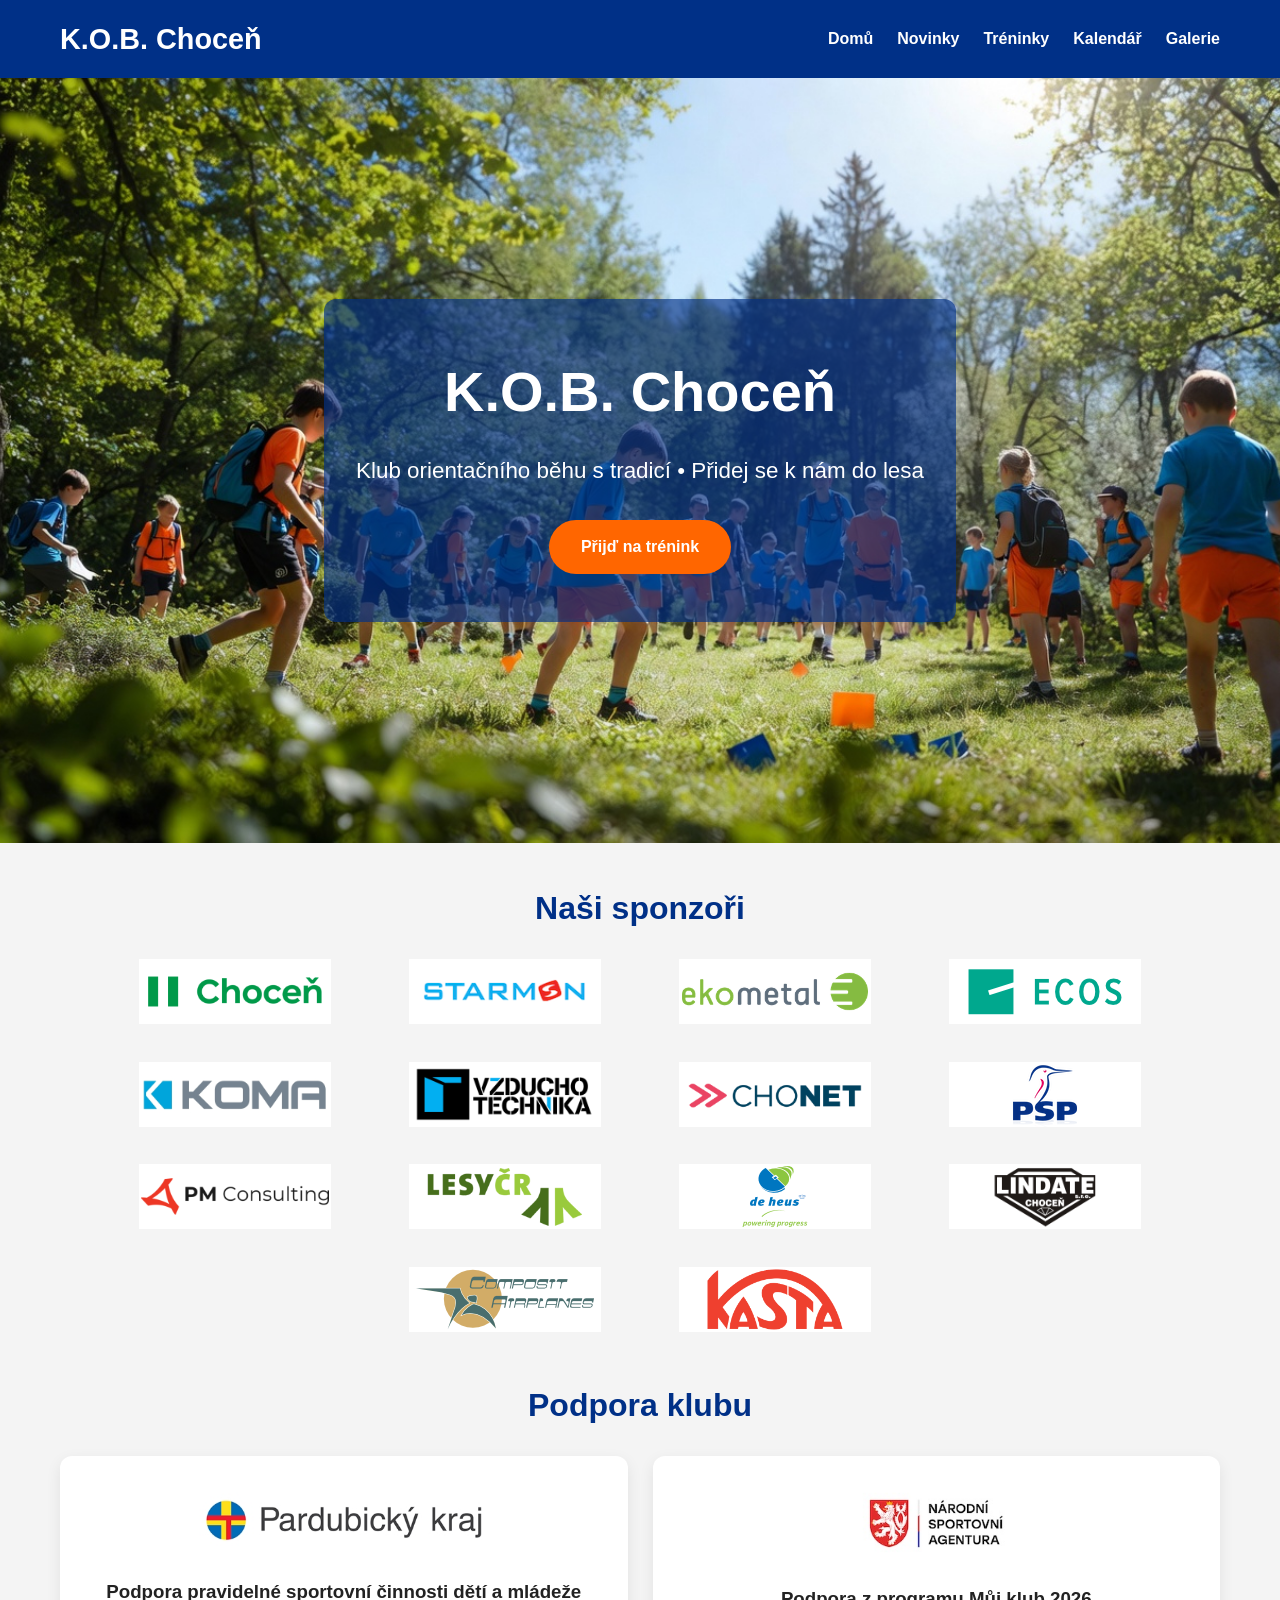
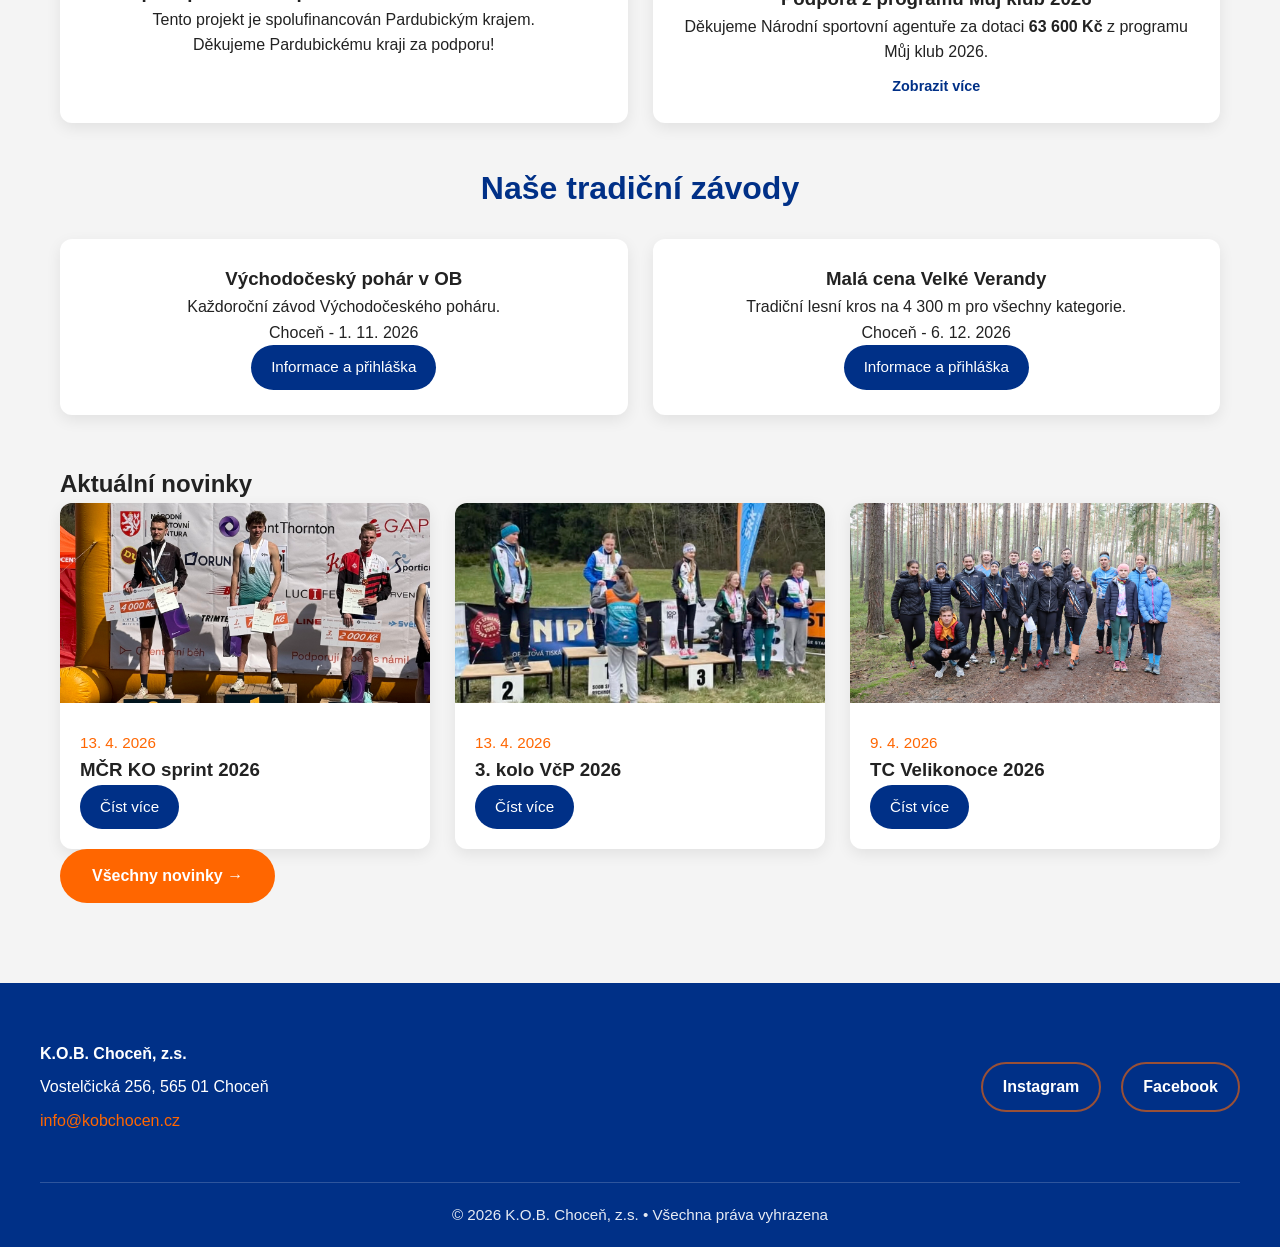
<file: index.html>
<!DOCTYPE html>
<html lang="cs">
<head>
    <meta charset="UTF-8">
    <meta name="viewport" content="width=device-width, initial-scale=1.0">
    <title>K.O.B. Choceň - Klub orientačního běhu</title>

    <!-- FAVICON -->
    <link rel="icon" href="favicon.ico" type="image/x-icon">
    <link rel="icon" href="favicon.svg" type="image/svg+xml">
    <link rel="apple-touch-icon" href="apple-touch-icon.png">
    <link rel="manifest" href="site.webmanifest">

    <link rel="stylesheet" href="style.css">
</head>
<body>
    <header>
        <nav>
            <div class="logo">K.O.B. Choceň</div>
            <ul>
                <li><a href="index.html">Domů</a></li>
                <li><a href="news.html">Novinky</a></li>
                <li><a href="treninky.html">Tréninky</a></li>
                <li><a href="events.html">Kalendář</a></li>
                <li><a href="gallery.html">Galerie</a></li>
            </ul>
        </nav>
    </header>

    <section class="hero">
        <div class="hero-overlay">
            <h1>K.O.B. Choceň</h1>
            <p>Klub orientačního běhu s tradicí • Přidej se k nám do lesa</p>
            <a href="treninky.html" class="btn">Přijď na trénink</a>
        </div>
    </section>

    <main>

        <!-- Infobox sponzoři -->
        <section class="infobox sponsors">
            <h2>Naši sponzoři</h2>
            <div class="sponsors-grid">
                <!-- Nahraď src svými logy a href odkazy -->
                <a href="http://www.chocen.cz/" target="_blank"><img src="images/sponzori/mestochocen.png" alt="Město Choceň"></a>
                <a href="https://www.starmon.cz/" target="_blank"><img src="images/sponzori/starmon.png" alt="Starmon"></a>
                <a href="https://www.ekometal.cz/" target="_blank"><img src="images/sponzori/ekometal.png" alt="Ekometal"></a>
                <a href="https://www.ecos.cz/" target="_blank"><img src="images/sponzori/ecos.png" alt="Ecos"></a>
                <a href="https://www.koma-vm.cz/" target="_blank"><img src="images/sponzori/koma.png" alt="Koma"></a>
                <a href="https://www.vzdchocen.cz/" target="_blank"><img src="images/sponzori/vzduchotechnika.png" alt="Vzduchotechnika"></a>
                <a href="https://www.chonet.cz/" target="_blank"><img src="images/sponzori/chonet.png" alt="Chonet"></a>
                <a href="https://www.pspizoterm.cz/" target="_blank"><img src="images/sponzori/psp.png" alt="PSP"></a>
                <a href="https://www.pmconsulting.cz/" target="_blank"><img src="images/sponzori/pmconsulting.png" alt="PM Consulting"></a>
                <a href="https://www.lesycr.cz/" target="_blank"><img src="images/sponzori/lesycr.png" alt="LesyČR"></a>
                <a href="https://www.deheus.cz/" target="_blank"><img src="images/sponzori/deheus.png" alt="DeHeus"></a>
                <a href="#" target="_blank"><img src="images/sponzori/lindate.png" alt="Lindate"></a>
                <a href="https://www.compositairplanes.cz/" target="_blank"><img src="images/sponzori/airplanes.png" alt="Composite"></a>
                <a href="https://www.kastachocen.cz/" target="_blank"><img src="images/sponzori/kasta.png" alt="Kasta"></a>
            </div>
        </section>

<!-- Granty a dotace -->
<section class="infobox grants">
    <h2>Podpora klubu</h2>
    <div class="grants-grid">
        
        <div class="grant-item pk-grant">
            <img src="images/sponzori/pardubicky-kraj-logo.jpg" 
                 alt="Pardubický kraj" 
                 class="pk-logo">
            <h3>Podpora pravidelné sportovní činnosti dětí a mládeže</h3>
            <p class="pk-text">
                Tento projekt je spolufinancován Pardubickým krajem.<br>
                Děkujeme Pardubickému kraji za podporu!
            </p>
        </div>

        <!-- Dotace NSA - Můj klub -->
        <div class="grant-item nsa-grant">
            <img src="images/sponzori/nsa_logo.jpg" 
                 alt="Můj klub - NSA" 
                 class="nsa-logo">
            <h3>Podpora z programu Můj klub 2026</h3>
            <p class="nsa-text">
                Děkujeme Národní sportovní agentuře za dotaci <strong>63 600 Kč</strong> z programu Můj klub 2026.
            </p>
            <details class="nsa-more">
                <summary>Zobrazit více</summary>
                <p class="nsa-text">
                    K.O.B. Choceň, zapsaný spolek obdržel v roce 2026 od Národní sportovní agentury z Výzvy 8/2026 Můj klub 2026 dotaci ve výši <strong>63 600 Kč</strong>.
                    Dotace bude využita na sportovní aktivity dětí a mládeže ve věku 4 až 19 let a na zabezpečení sportovní, tělovýchovné a organizační funkce příjemce dotace realizující sportovní aktivity dětí a mládeže ve věku od 4 do 19 let v souladu s platnými a registrovanými stanovami.
                    Za poskytnutou dotaci děkujeme, podpora od NSA je významnou složkou pro chod celého klubu.
                </p>
            </details>
        </div>

    </div>
</section>
        <!-- Tradiční závody -->
        <section class="infobox races">
            <h2>Naše tradiční závody</h2>
            <div class="races-grid">
                <div class="race-item">
                    <h3>Východočeský pohár v OB</h3>
                    <p>Každoroční závod Východočeského poháru.</p>
                    <p>Choceň - 1. 11. 2026</p>
                    <a href="https://oris.ceskyorientak.cz/Zavod?id=9582" class="btn-small">Informace a přihláška</a>
                </div>
                <div class="race-item">
                    <h3>Malá cena Velké Verandy</h3>
                    <p>Tradiční lesní kros na 4 300 m pro všechny kategorie.</p>
                    <p>Choceň - 6. 12. 2026</p>
                    <a href="https://www.mcvv.org" class="btn-small">Informace a přihláška</a>
                </div>
            </div>
        </section>

        <!-- Sekce novinek na hlavní stránce (3 poslední) -->
        <section class="home-news">
            <h2>Aktuální novinky</h2>
            <div class="news-grid" id="home-news-grid">
                <!-- JavaScript sem automaticky vloží 3 novinky -->
            </div>
            <a href="news.html" class="btn">Všechny novinky →</a>
        </section>
    </main>

<footer>
    <div class="footer-content">
        <div class="footer-info">
            <p><strong>K.O.B. Choceň, z.s.</strong></p>
            <p>Vostelčická 256, 565 01 Choceň</p>
            <p><a href="mailto:info@kobchocen.cz">info@kobchocen.cz</a></p>
        </div>
        
        <div class="footer-social">
            <a href="https://www.instagram.com/kob.chocen/" target="_blank" class="social-link">Instagram</a>
            <a href="https://www.facebook.com/kobchocen" target="_blank" class="social-link">Facebook</a>
        </div>
    </div>
    
    <div class="footer-bottom">
        <p>&copy; 2026 K.O.B. Choceň, z.s. • Všechna práva vyhrazena</p>
    </div>
</footer>

    <script src="script.js"></script>
</body>
</html>
</file>
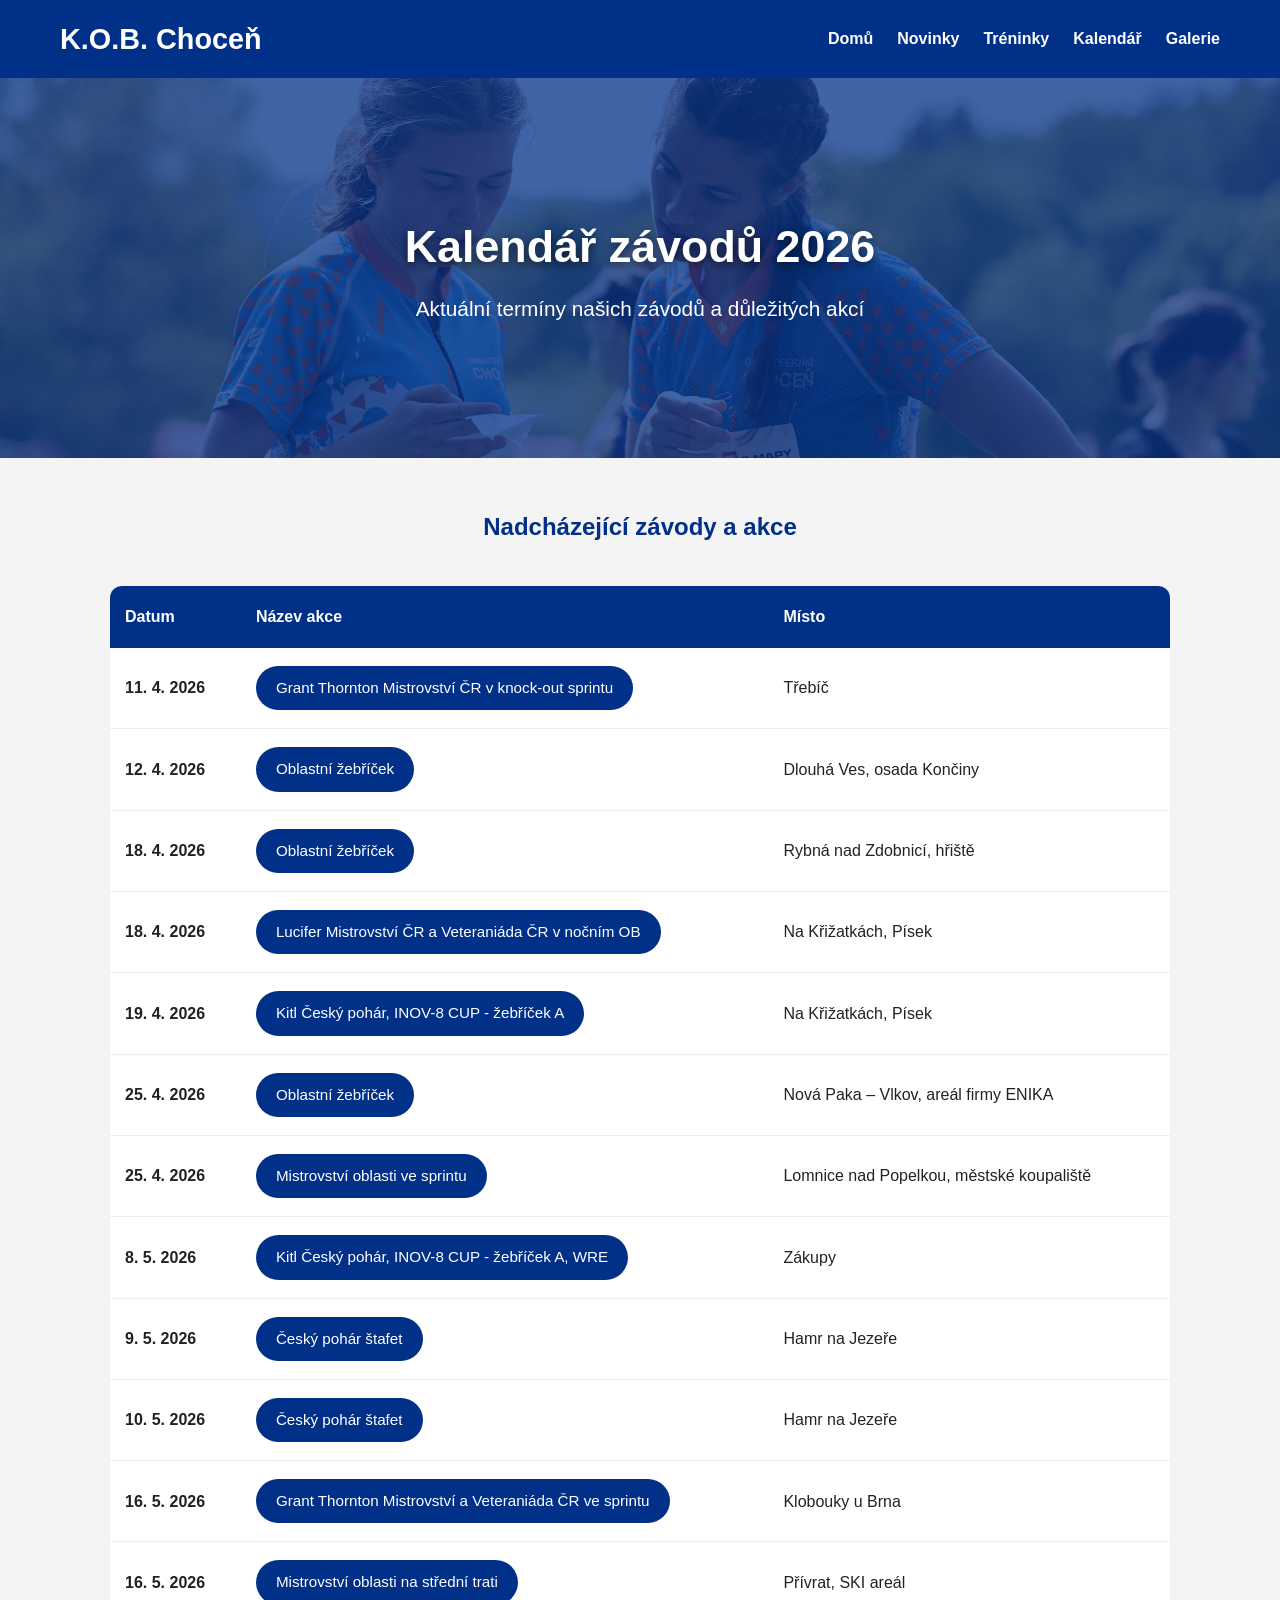
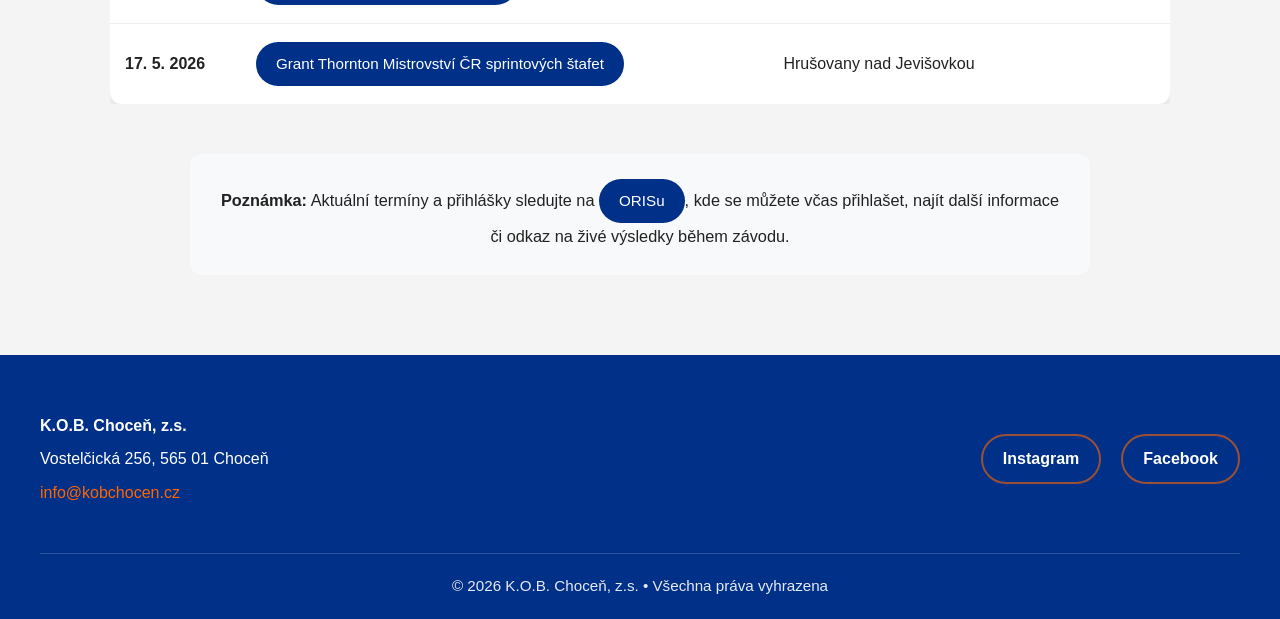
<file: events.html>
<!DOCTYPE html>
<html lang="cs">
<head>
    <meta charset="UTF-8">
    <meta name="viewport" content="width=device-width, initial-scale=1.0">
    <title>Kalendář závodů - K.O.B. Choceň</title>

    <!-- FAVICON -->
    <link rel="icon" href="favicon.ico" type="image/x-icon">
    <link rel="icon" href="favicon.svg" type="image/svg+xml">
    <link rel="apple-touch-icon" href="apple-touch-icon.png">
    <link rel="manifest" href="site.webmanifest">

    <link rel="stylesheet" href="style.css">
</head>
<body>
    <header>
        <nav>
            <div class="logo">K.O.B. Choceň</div>
            <ul>
                <li><a href="index.html">Domů</a></li>
                <li><a href="news.html">Novinky</a></li>
                <li><a href="treninky.html">Tréninky</a></li>
                <li><a href="events.html">Kalendář</a></li>
                <li><a href="gallery.html">Galerie</a></li>
            </ul>
        </nav>
    </header>

    <!-- Hero sekce -->
    <section class="events-hero">
        <div class="events-hero-overlay">
            <h1>Kalendář závodů 2026</h1>
            <p>Aktuální termíny našich závodů a důležitých akcí</p>
        </div>
    </section>

    <main class="page-content">
        <h2 class="section-title">Nadcházející závody a akce</h2>

        <div class="events-table-container">
            <table class="events-table">
                <thead>
                    <tr>
                        <th>Datum</th>
                        <th>Název akce</th>
                        <th>Místo</th>
                    </tr>
                </thead>
                <tbody>
                    <tr>
                        <td><strong>11. 4. 2026</strong></td>
                        <td><a href="https://oris.ceskyorientak.cz/Zavod?id=9400" class="btn-small">Grant Thornton Mistrovství ČR v knock-out sprintu</a></td>
                        <td>Třebíč</td>
                    </tr>
                    <tr>
                        <td><strong>12. 4. 2026</strong></td>
                        <td><a href="https://oris.ceskyorientak.cz/Zavod?id=9569" class="btn-small">Oblastní žebříček</a></td>
                        <td>Dlouhá Ves, osada Končiny</td>
                    </tr>
                    <tr>
                        <td><strong>18. 4. 2026</strong></td>
                        <td><a href="https://oris.ceskyorientak.cz/Zavod?id=9570" class="btn-small">Oblastní žebříček</a></td>
                        <td>Rybná nad Zdobnicí, hřiště</td>
                    </tr>
                    <tr>
                        <td><strong>18. 4. 2026</strong></td>
                        <td><a href="https://oris.ceskyorientak.cz/Zavod?id=8941" class="btn-small">Lucifer Mistrovství ČR a Veteraniáda ČR v nočním OB</a></td>
                        <td>Na Křižatkách, Písek</td>
                    </tr>
                    <tr>
                        <td><strong>19. 4. 2026</strong></td>
                        <td><a href="https://oris.ceskyorientak.cz/Zavod?id=8942" class="btn-small">Kitl Český pohár, INOV-8 CUP - žebříček A</a></td>
                        <td>Na Křižatkách, Písek</td>
                    </tr>
                    <tr>
                        <td><strong>25. 4. 2026</strong></td>
                        <td><a href="https://oris.ceskyorientak.cz/Zavod?id=9571" class="btn-small">Oblastní žebříček</a></td>
                        <td>Nová Paka – Vlkov, areál firmy ENIKA</td>
                    </tr>
                    <tr>
                        <td><strong>25. 4. 2026</strong></td>
                        <td><a href="https://oris.ceskyorientak.cz/Zavod?id=9572" class="btn-small">Mistrovství oblasti ve sprintu</a></td>
                        <td>Lomnice nad Popelkou, městské koupaliště</td>
                    </tr>
                    <tr>
                        <td><strong>8. 5. 2026</strong></td>
                        <td><a href="https://oris.ceskyorientak.cz/Zavod?id=8943" class="btn-small">Kitl Český pohár, INOV-8 CUP - žebříček A, WRE</a></td>
                        <td>Zákupy</td>
                    </tr>
                    <tr>
                        <td><strong>9. 5. 2026</strong></td>
                        <td><a href="https://oris.ceskyorientak.cz/Zavod?id=8944" class="btn-small">Český pohár štafet</a></td>
                        <td>Hamr na Jezeře</td>
                    </tr>
                    <tr>
                        <td><strong>10. 5. 2026</strong></td>
                        <td><a href="https://oris.ceskyorientak.cz/Zavod?id=8945" class="btn-small">Český pohár štafet</a></td>
                        <td>Hamr na Jezeře</td>
                    </tr>
                    <tr>
                        <td><strong>16. 5. 2026</strong></td>
                        <td><a href="https://oris.ceskyorientak.cz/Zavod?id=9284" class="btn-small">	
Grant Thornton Mistrovství a Veteraniáda ČR ve sprintu</a></td>
                        <td>Klobouky u Brna</td>
                    </tr>
                    <tr>
                        <td><strong>16. 5. 2026</strong></td>
                        <td><a href="https://oris.ceskyorientak.cz/Zavod?id=9574" class="btn-small">Mistrovství oblasti na střední trati</a></td>
                        <td>Přívrat, SKI areál</td>
                    </tr>
                    <tr>
                        <td><strong>17. 5. 2026</strong></td>
                        <td><a href="https://oris.ceskyorientak.cz/Zavod?id=9285" class="btn-small">Grant Thornton Mistrovství ČR sprintových štafet</a></td>
                        <td>Hrušovany nad Jevišovkou</td>
                    </tr>
                </tbody>
            </table>
        </div>

        <div class="note">
            <p><strong>Poznámka:</strong> Aktuální termíny a přihlášky sledujte na <a href="https://oris.ceskyorientak.cz/" class="btn-small">ORISu</a>,  
            kde se můžete včas přihlašet, najít další informace či odkaz na živé výsledky během závodu.</p>
        </div>
    </main>

    <footer>
        <div class="footer-content">
            <div class="footer-info">
                <p><strong>K.O.B. Choceň, z.s.</strong></p>
                <p>Vostelčická 256, 565 01 Choceň</p>
                <p><a href="mailto:info@kobchocen.cz">info@kobchocen.cz</a></p>
            </div>
            <div class="footer-social">
                <a href="https://www.instagram.com/kob.chocen/" target="_blank" class="social-link">Instagram</a>
                <a href="https://www.facebook.com/kobchocen" target="_blank" class="social-link">Facebook</a>
            </div>
        </div>
        <div class="footer-bottom">
            <p>&copy; 2026 K.O.B. Choceň, z.s. • Všechna práva vyhrazena</p>
        </div>
    </footer>

    <script src="script.js"></script>
</body>
</html>
</file>
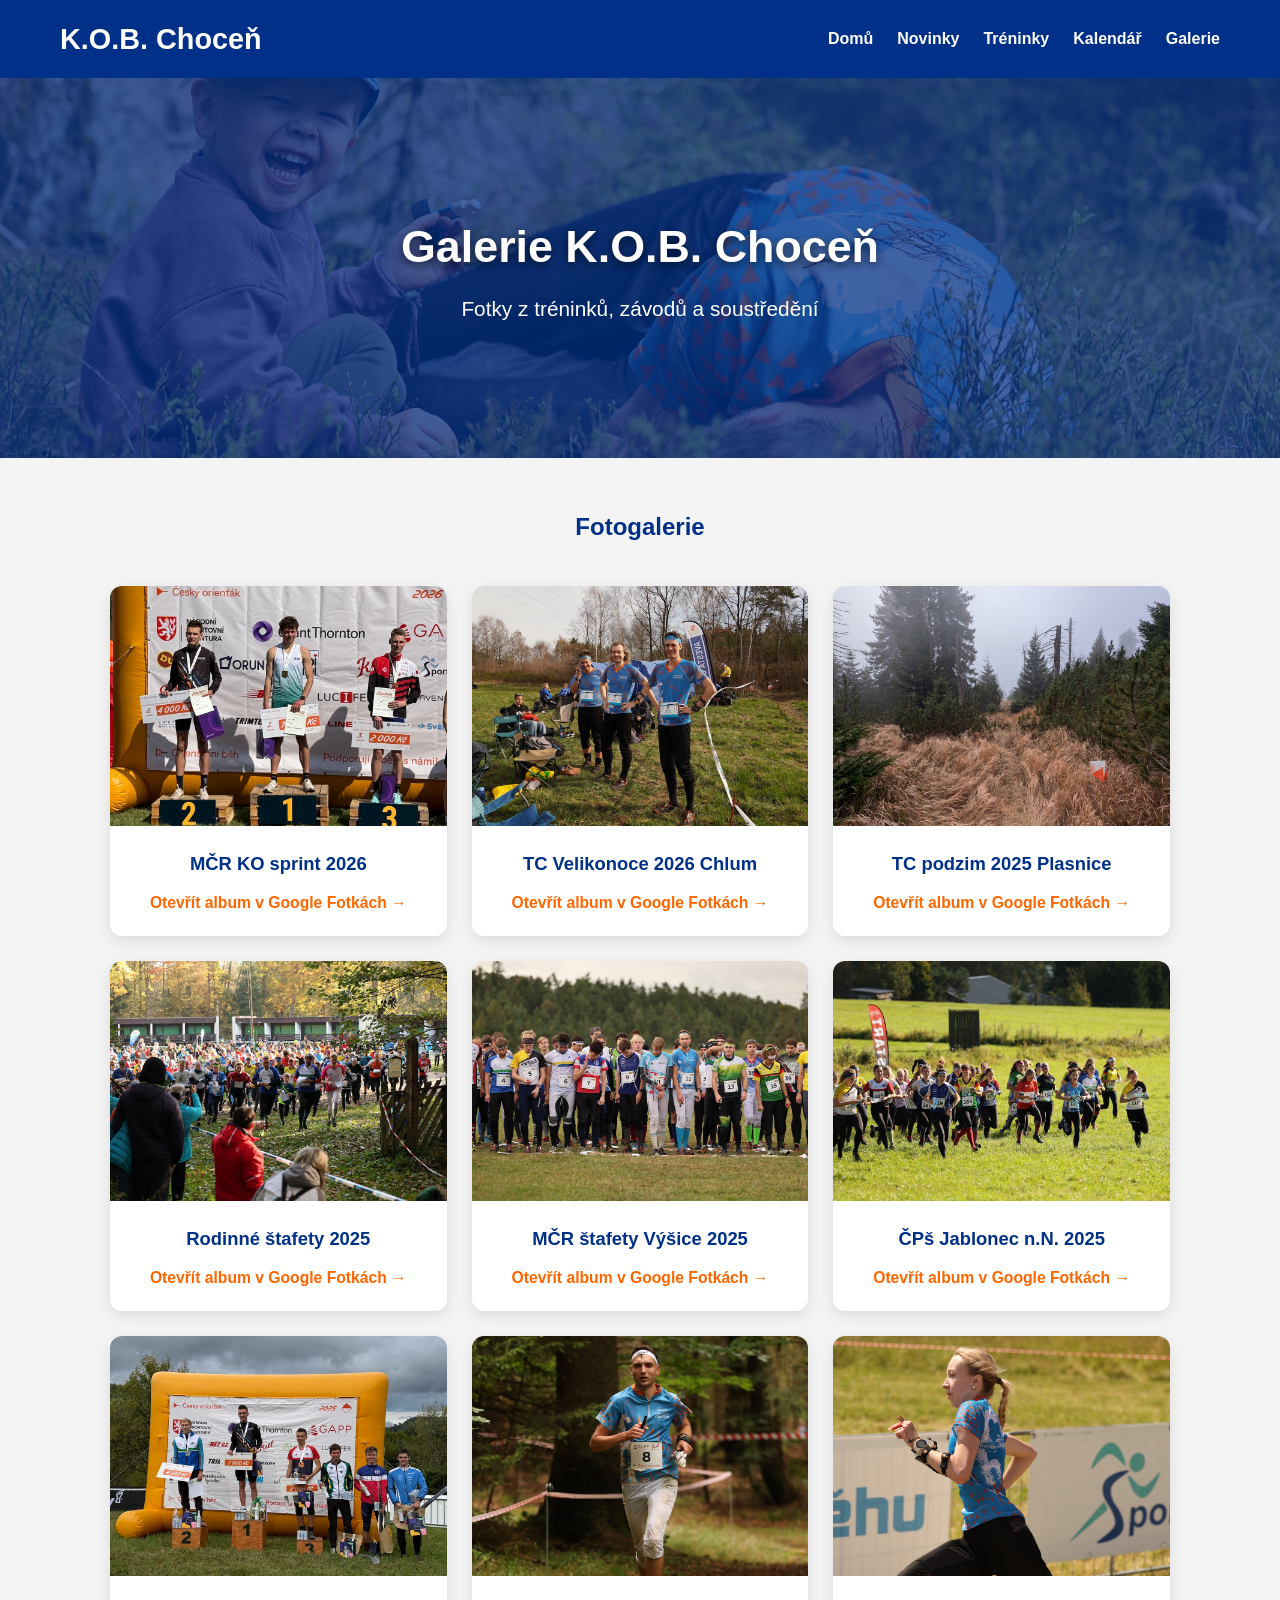
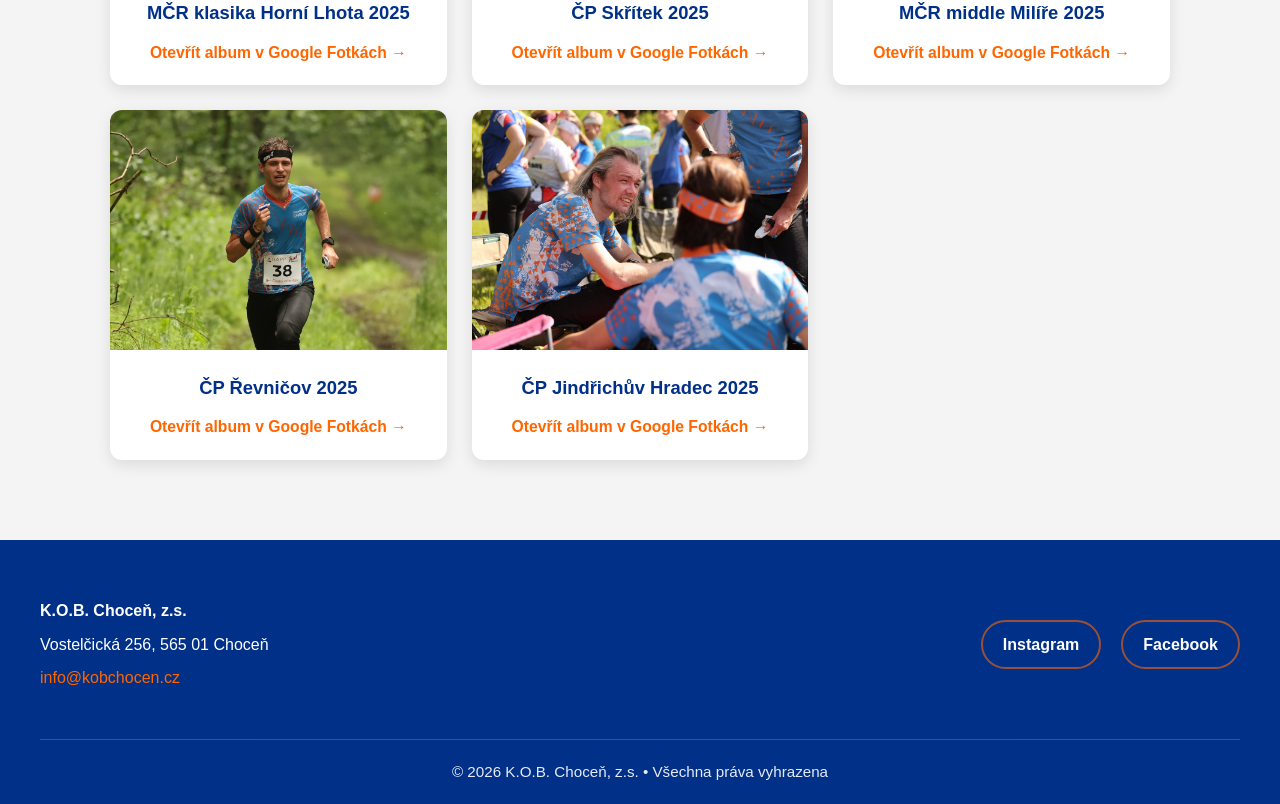
<file: gallery.html>
<!DOCTYPE html>
<html lang="cs">
<head>
    <meta charset="UTF-8">
    <meta name="viewport" content="width=device-width, initial-scale=1.0">
    <title>Galerie - K.O.B. Choceň</title>

    <!-- FAVICON -->
    <link rel="icon" href="favicon.ico" type="image/x-icon">
    <link rel="icon" href="favicon.svg" type="image/svg+xml">
    <link rel="apple-touch-icon" href="apple-touch-icon.png">
    <link rel="manifest" href="site.webmanifest">

    <link rel="stylesheet" href="style.css">
</head>
<body>
    <header>
        <nav>
            <div class="logo">K.O.B. Choceň</div>
            <ul>
                <li><a href="index.html">Domů</a></li>
                <li><a href="news.html">Novinky</a></li>
                <li><a href="treninky.html">Tréninky</a></li>
                <li><a href="events.html">Kalendář</a></li>
                <li><a href="gallery.html">Galerie</a></li>
            </ul>
        </nav>
    </header>

    <!-- Hero -->
    <section class="gallery-hero">
        <div class="gallery-hero-overlay">
            <h1>Galerie K.O.B. Choceň</h1>
            <p>Fotky z tréninků, závodů a soustředění</p>
        </div>
    </section>

    <main class="page-content">
        <h2 class="section-title">Fotogalerie</h2>

        <div class="gallery-grid">

            <div class="gallery-item">
                <img src="images/galerie/mcr-ko-26.jpg" 
                     alt="MČR KO sprint 2026" 
                     onclick="openModal(this.src)">
                <div class="gallery-item-info">
                    <h3>MČR KO sprint 2026</h3>
                    <a href="https://photos.app.goo.gl/ayEWbS5ZcR7nette8" 
                       target="_blank" 
                       class="album-link">Otevřít album v Google Fotkách →</a>
                </div>
            </div>

            <div class="gallery-item">
                <img src="images/galerie/tc-velikonoce-26.jpg" 
                     alt="TC Velikonoce 2026 Chlum" 
                     onclick="openModal(this.src)">
                <div class="gallery-item-info">
                    <h3>TC Velikonoce 2026 Chlum</h3>
                    <a href="https://photos.app.goo.gl/oJTM3rUaZWd1sXpo6" 
                       target="_blank" 
                       class="album-link">Otevřít album v Google Fotkách →</a>
                </div>
            </div>

            <div class="gallery-item">
                <img src="images/galerie/tc-plasnice-25.jpg" 
                     alt="TC podzim 2025 Plasnice" 
                     onclick="openModal(this.src)">
                <div class="gallery-item-info">
                    <h3>TC podzim 2025 Plasnice</h3>
                    <a href="https://photos.app.goo.gl/rPTkthpnGACwcGM86" 
                       target="_blank" 
                       class="album-link">Otevřít album v Google Fotkách →</a>
                </div>
            </div>

            <div class="gallery-item">
                <img src="images/galerie/rodinky-25.jpg" 
                     alt="Rodinné štafety 2025" 
                     onclick="openModal(this.src)">
                <div class="gallery-item-info">
                    <h3>Rodinné štafety 2025</h3>
                    <a href="https://photos.app.goo.gl/XFeRgZUqmYB9SDTe8" 
                       target="_blank" 
                       class="album-link">Otevřít album v Google Fotkách →</a>
                </div>
            </div>

            <div class="gallery-item">
                <img src="images/galerie/mcr-stafety-25.jpg" 
                     alt="MČR štafety Výšice 2025" 
                     onclick="openModal(this.src)">
                <div class="gallery-item-info">
                    <h3>MČR štafety Výšice 2025</h3>
                    <a href="https://photos.app.goo.gl/5pTouFK5Ydy1zPk49" 
                       target="_blank" 
                       class="album-link">Otevřít album v Google Fotkách →</a>
                </div>
            </div>

            <div class="gallery-item">
                <img src="images/galerie/cps-podzim-25.jpg" 
                     alt="ČPš Jablonec n.N. 2025" 
                     onclick="openModal(this.src)">
                <div class="gallery-item-info">
                    <h3>ČPš Jablonec n.N. 2025</h3>
                    <a href="https://photos.app.goo.gl/PN6hndQx94CMN6Ci7" 
                       target="_blank" 
                       class="album-link">Otevřít album v Google Fotkách →</a>
                </div>
            </div>

            <div class="gallery-item">
                <img src="images/galerie/mcr-klasika-25.jpg" 
                     alt="MČR klasika Horní Lhota 2025" 
                     onclick="openModal(this.src)">
                <div class="gallery-item-info">
                    <h3>MČR klasika Horní Lhota 2025</h3>
                    <a href="https://photos.app.goo.gl/DYz4VSGkwQCdWWgY6" 
                       target="_blank" 
                       class="album-link">Otevřít album v Google Fotkách →</a>
                </div>
            </div>

            <div class="gallery-item">
                <img src="images/galerie/cp-podzim-25.jpg" 
                     alt="ČP Skřítek 2025" 
                     onclick="openModal(this.src)">
                <div class="gallery-item-info">
                    <h3>ČP Skřítek 2025</h3>
                    <a href="https://photos.app.goo.gl/SRpjw8uUYUFpNA4j7" 
                       target="_blank" 
                       class="album-link">Otevřít album v Google Fotkách →</a>
                </div>
            </div>

            <div class="gallery-item">
                <img src="images/galerie/mcr-middle-25.jpg" 
                     alt="MČR middle Milíře 2025" 
                     onclick="openModal(this.src)">
                <div class="gallery-item-info">
                    <h3>MČR middle Milíře 2025</h3>
                    <a href="https://photos.app.goo.gl/SyNaLZpzfpc1LMqT7" 
                       target="_blank" 
                       class="album-link">Otevřít album v Google Fotkách →</a>
                </div>
            </div>

            <div class="gallery-item">
                <img src="images/galerie/cp-jaro-25.jpg" 
                     alt="ČP Řevničov 2025" 
                     onclick="openModal(this.src)">
                <div class="gallery-item-info">
                    <h3>ČP Řevničov 2025</h3>
                    <a href="https://photos.app.goo.gl/g8m5ywWtLZ7r1Sw18" 
                       target="_blank" 
                       class="album-link">Otevřít album v Google Fotkách →</a>
                </div>
            </div>

            <div class="gallery-item">
                <img src="images/galerie/cps-jaro-25.jpg" 
                     alt="ČP Jindřichův Hradec 2025" 
                     onclick="openModal(this.src)">
                <div class="gallery-item-info">
                    <h3>ČP Jindřichův Hradec 2025</h3>
                    <a href="https://photos.app.goo.gl/mbUjh2p8QbWzD3ZT9" 
                       target="_blank" 
                       class="album-link">Otevřít album v Google Fotkách →</a>
                </div>
            </div>

            <!-- Sem přidávej další fotky stejným způsobem -->

        </div>
    </main>

    <!-- Modal pro zvětšení fotky -->
    <div id="modal" class="modal">
        <span class="close" onclick="closeModal()">&times;</span>
        <img class="modal-content" id="modalImg">
    </div>

    <footer>
        <div class="footer-content">
            <div class="footer-info">
                <p><strong>K.O.B. Choceň, z.s.</strong></p>
                <p>Vostelčická 256, 565 01 Choceň</p>
                <p><a href="mailto:info@kobchocen.cz">info@kobchocen.cz</a></p>
            </div>
            <div class="footer-social">
                <a href="https://www.instagram.com/kob.chocen/" target="_blank" class="social-link">Instagram</a>
                <a href="https://www.facebook.com/kobchocen" target="_blank" class="social-link">Facebook</a>
            </div>
        </div>
        <div class="footer-bottom">
            <p>&copy; 2026 K.O.B. Choceň, z.s. • Všechna práva vyhrazena</p>
        </div>
    </footer>

    <script src="script.js"></script>
</body>
</html>
</file>
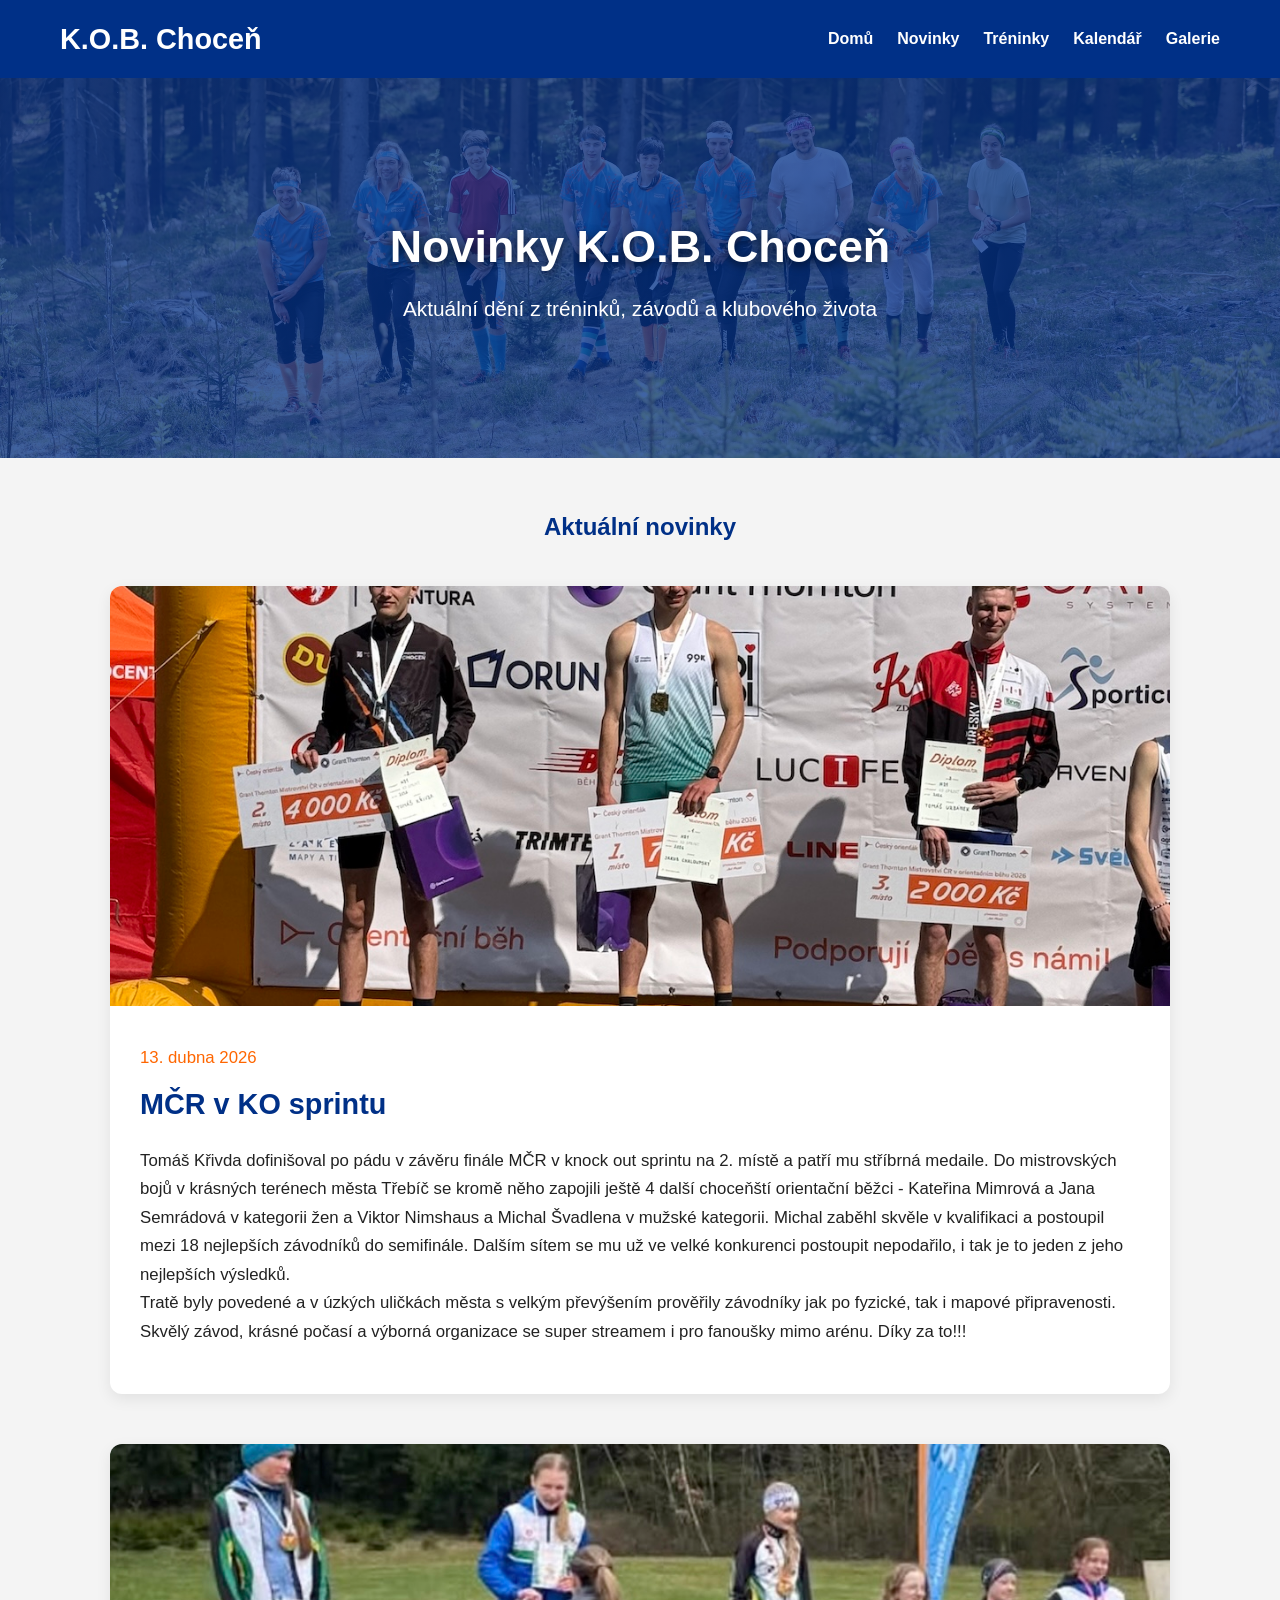
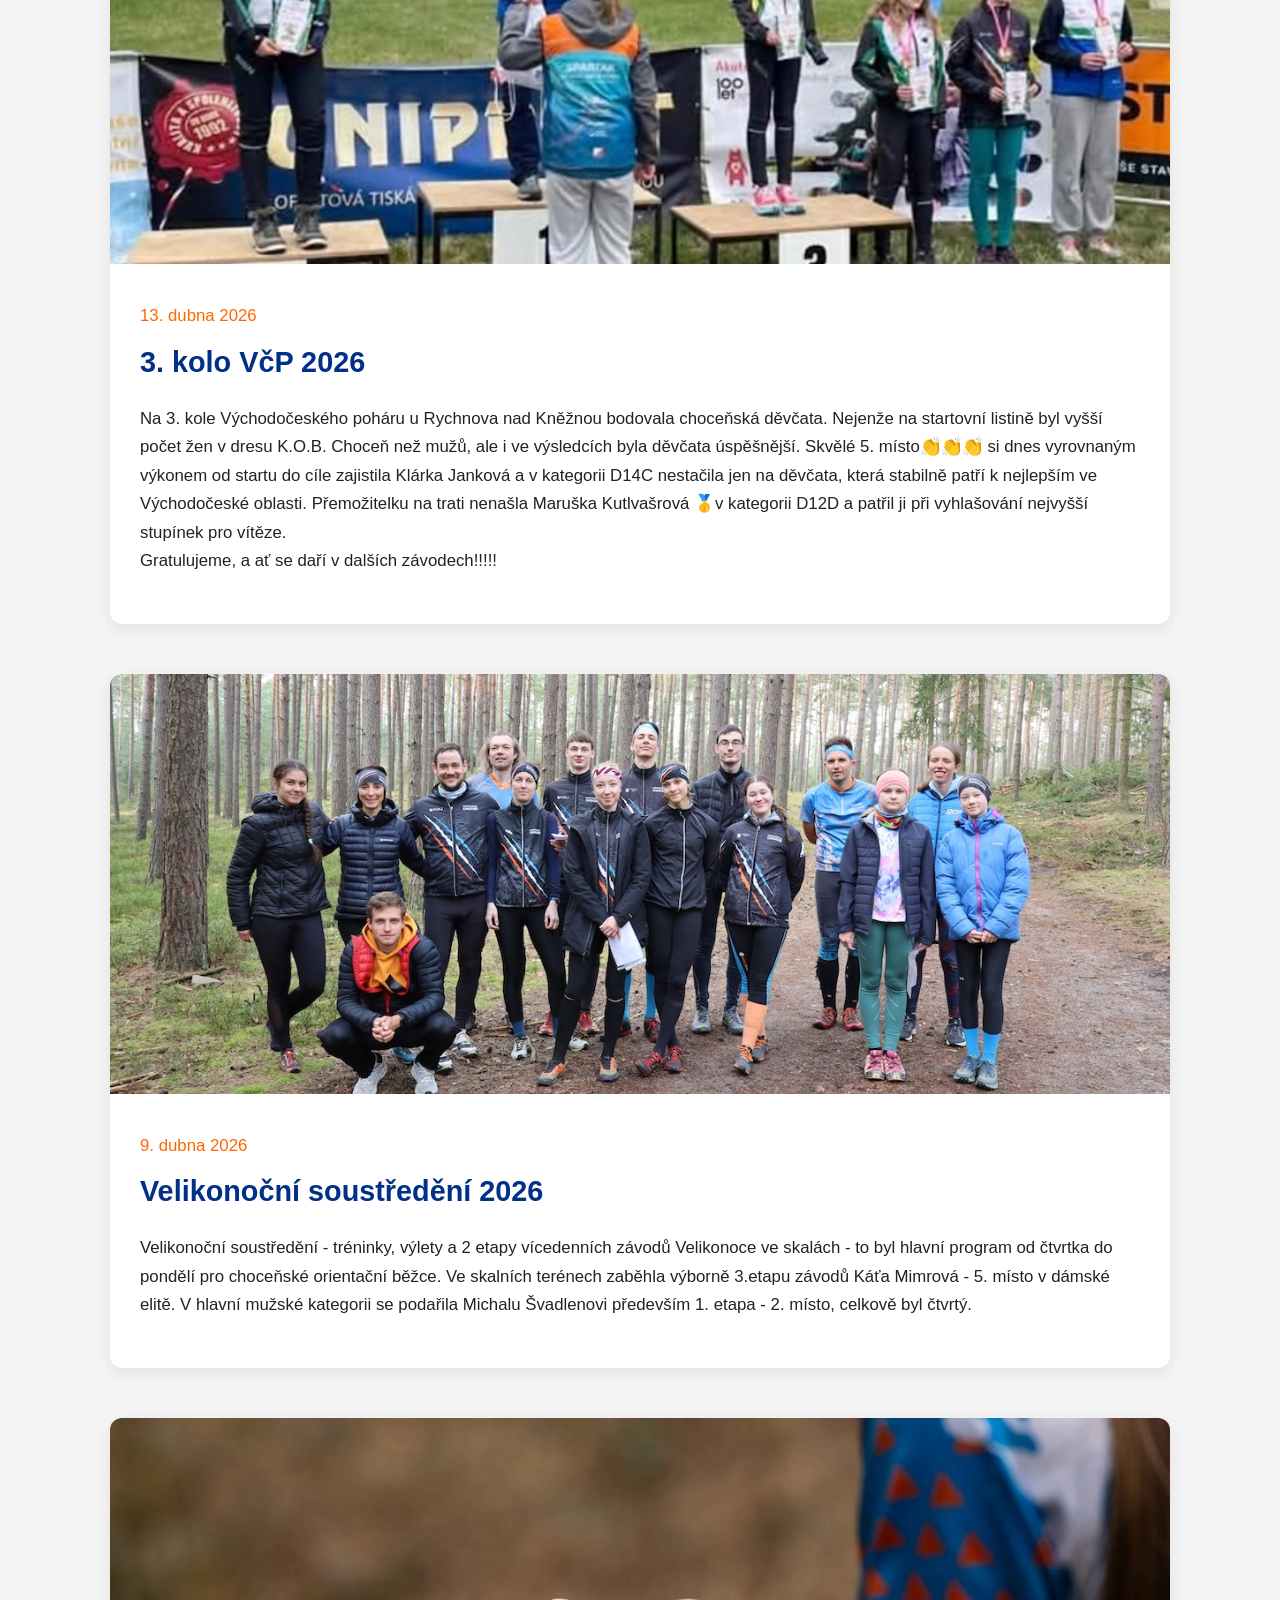
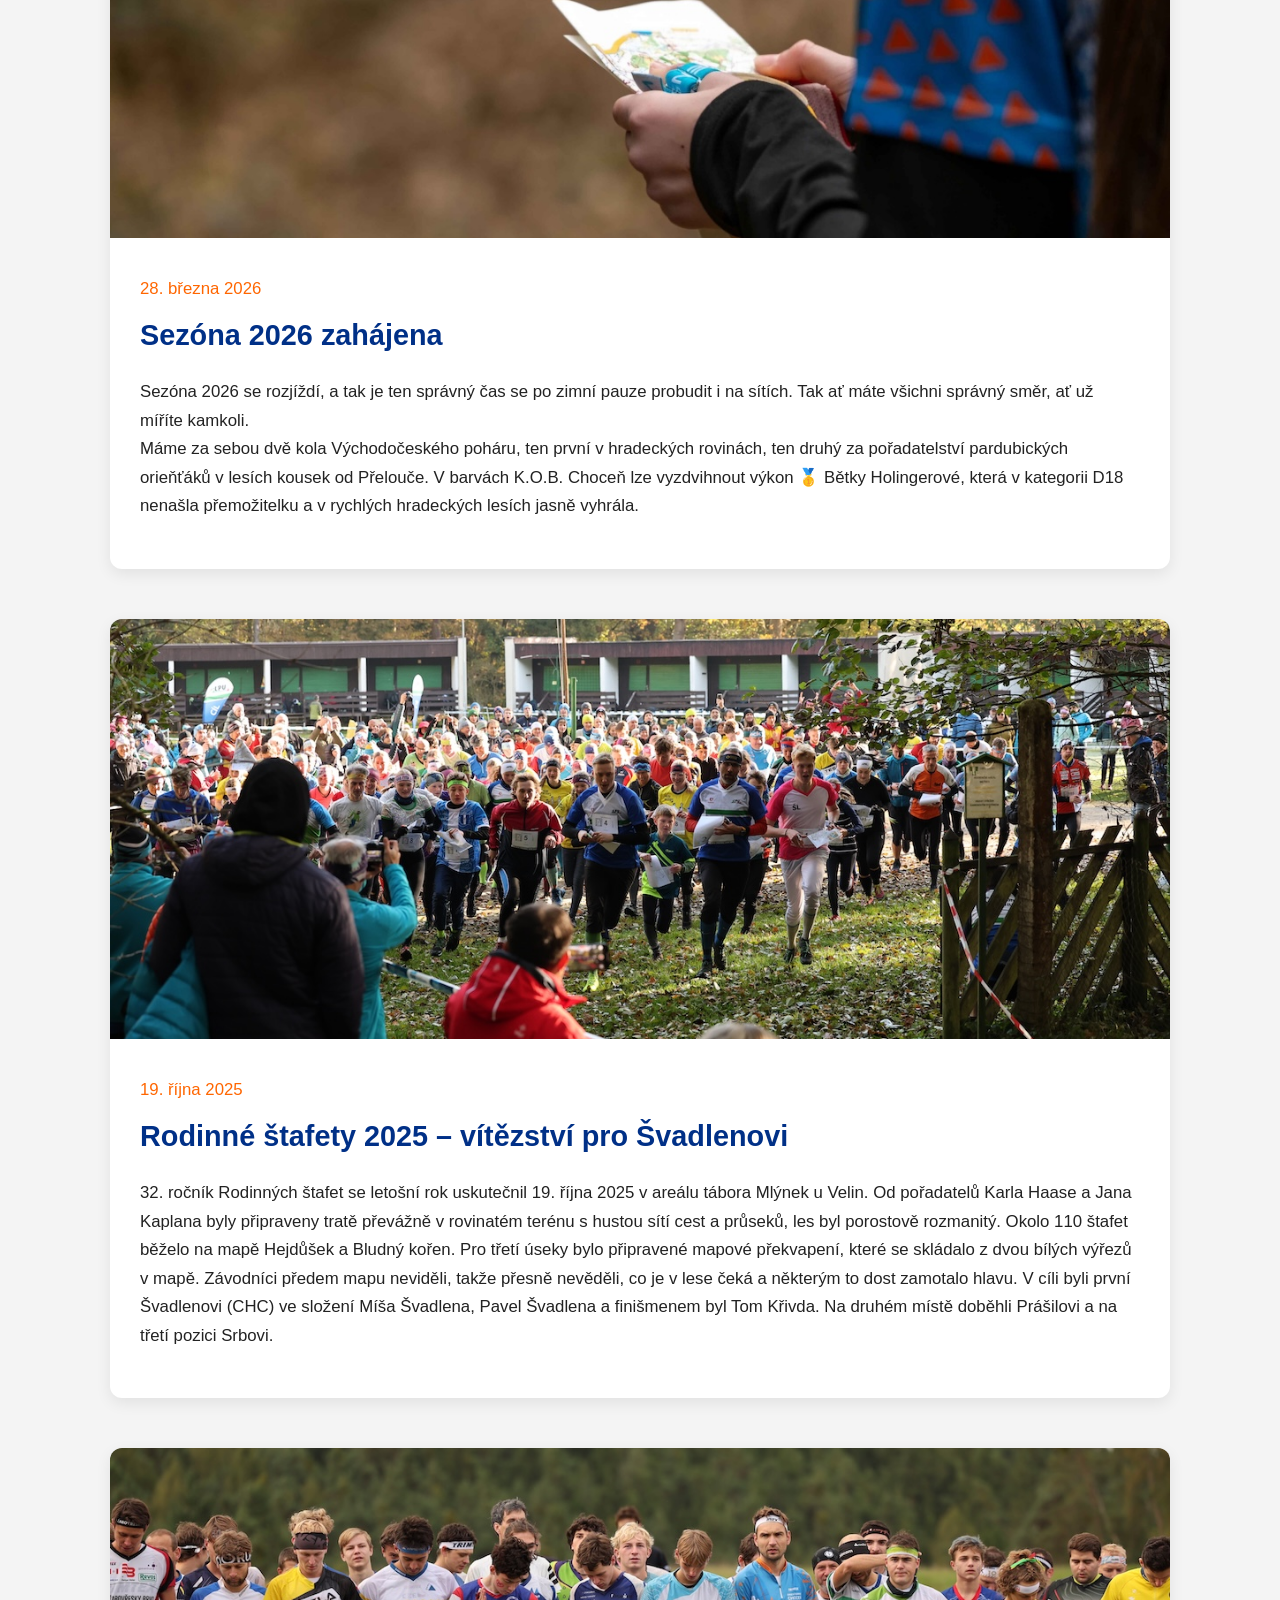
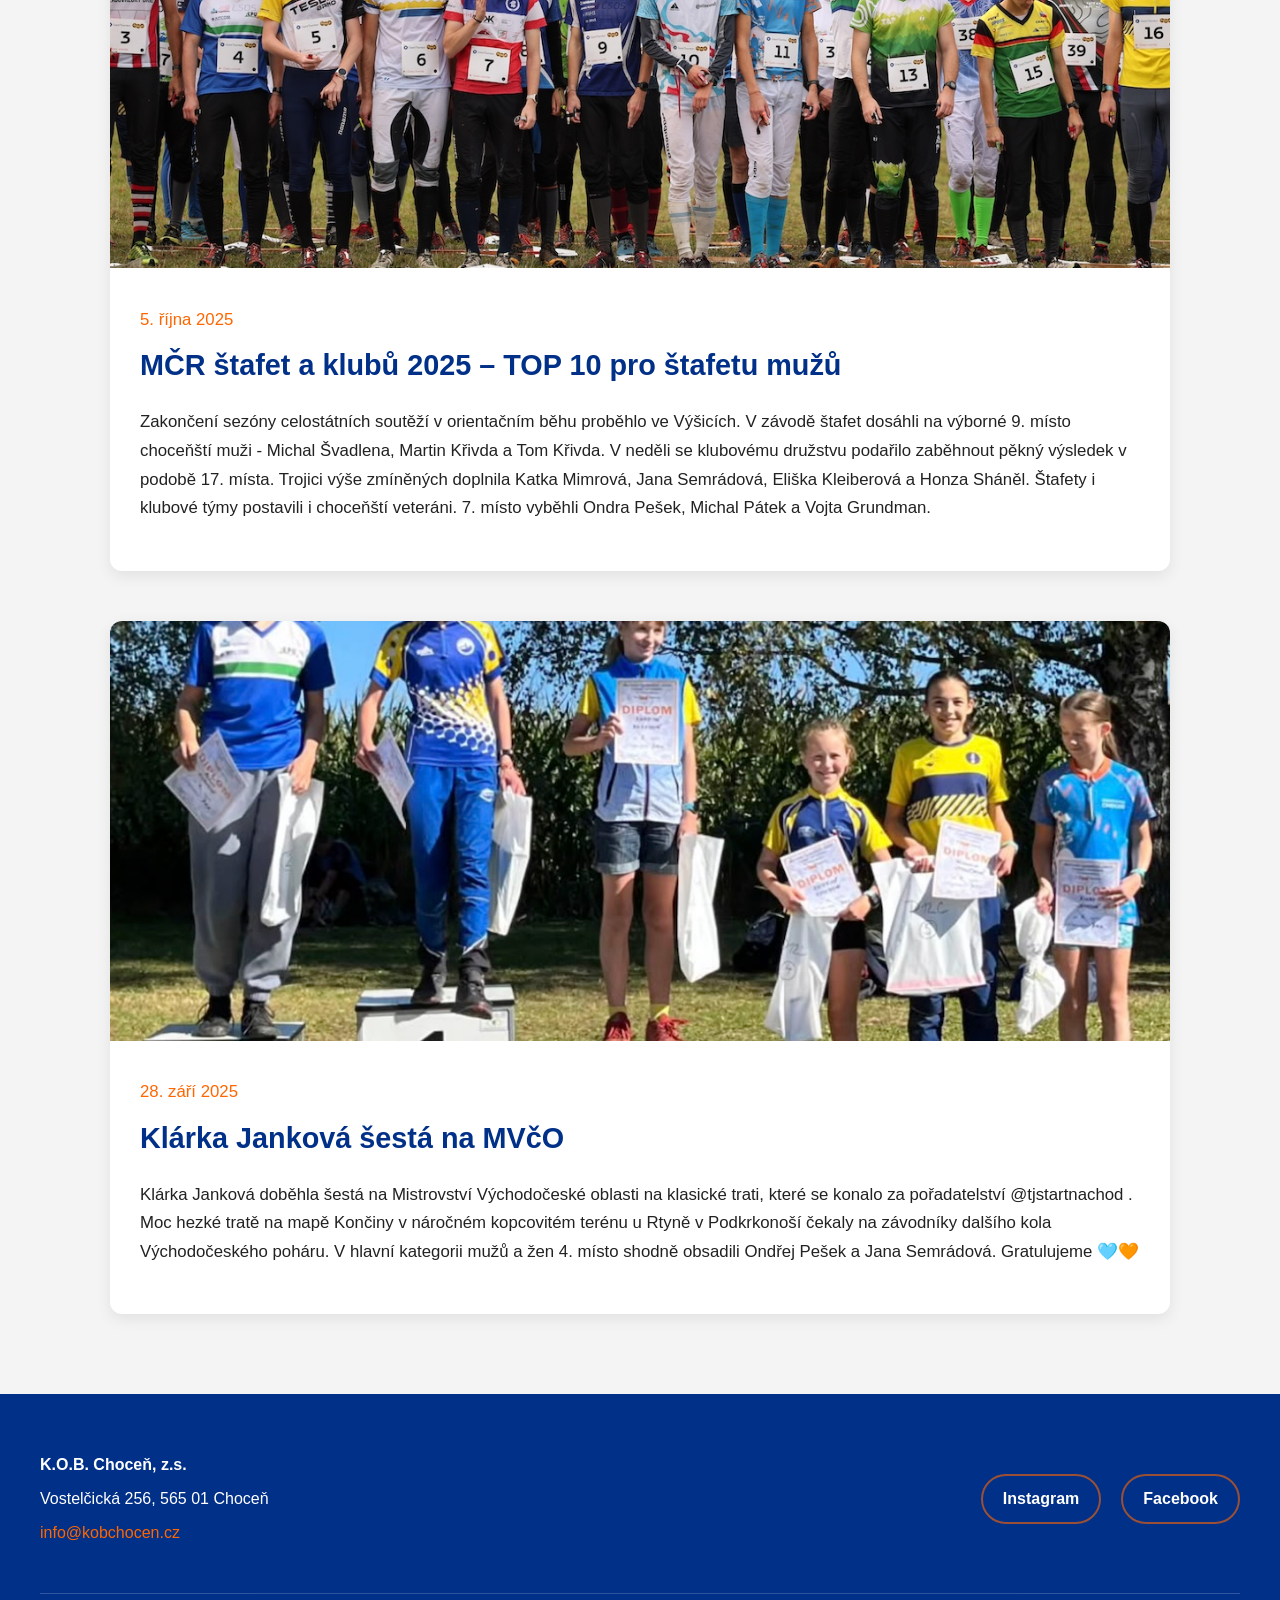
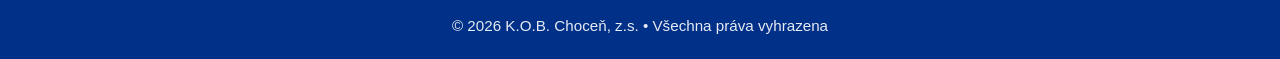
<file: news.html>
<!DOCTYPE html>
<html lang="cs">
<head>
    <meta charset="UTF-8">
    <meta name="viewport" content="width=device-width, initial-scale=1.0">
    <title>Novinky - K.O.B. Choceň</title>

    <!-- FAVICON -->
    <link rel="icon" href="favicon.ico" type="image/x-icon">
    <link rel="icon" href="favicon.svg" type="image/svg+xml">
    <link rel="apple-touch-icon" href="apple-touch-icon.png">
    <link rel="manifest" href="site.webmanifest">

    <link rel="stylesheet" href="style.css">
</head>
<body>
    <header>
        <nav>
            <div class="logo">K.O.B. Choceň</div>
            <ul>
                <li><a href="index.html">Domů</a></li>
                <li><a href="news.html">Novinky</a></li>
                <li><a href="treninky.html">Tréninky</a></li>
                <li><a href="events.html">Kalendář</a></li>
                <li><a href="gallery.html">Galerie</a></li>
            </ul>
        </nav>
    </header>

    <!-- Hero sekce -->
    <section class="news-hero">
        <div class="news-hero-overlay">
            <h1>Novinky K.O.B. Choceň</h1>
            <p>Aktuální dění z tréninků, závodů a klubového života</p>
        </div>
    </section>

    <main class="page-content">
        <h2 class="section-title">Aktuální novinky</h2>
        
        <!-- === NOVINKY === -->
        <article class="full-news" id="n1">
            <img src="images/galerie/mcr-ko-26.jpg" alt="MČR v KO sprintu" class="news-full-image">
            <div class="news-text">
                <p class="date">13. dubna 2026</p>
                <h2>MČR v KO sprintu</h2>
                <p>Tomáš Křivda dofinišoval po pádu v závěru finále MČR v knock out sprintu na 2. místě a patří mu stříbrná medaile. Do mistrovských bojů v krásných terénech města Třebíč se kromě něho zapojili ještě 4 další choceňští orientační běžci - Kateřina Mimrová a Jana Semrádová v kategorii žen a Viktor Nimshaus a Michal Švadlena v mužské kategorii. Michal zaběhl skvěle v kvalifikaci a postoupil mezi 18 nejlepších závodníků do semifinále. Dalším sítem se mu už ve velké konkurenci postoupit nepodařilo, i tak je to jeden z jeho nejlepších výsledků.</br>Tratě byly povedené a v úzkých uličkách města s velkým převýšením prověřily závodníky jak po fyzické, tak i mapové připravenosti. Skvělý závod, krásné počasí a výborná organizace se super streamem i pro fanoušky mimo arénu. Díky za to!!!</p>
            </div>
        </article>

        <article class="full-news" id="n2">
            <img src="images/novinky/n260413.jpg" alt="3. kolo VčP 2026" class="news-full-image">
            <div class="news-text">
                <p class="date">13. dubna 2026</p>
                <h2>3. kolo VčP 2026</h2>
                <p>Na 3. kole Východočeského poháru u Rychnova nad Kněžnou bodovala choceňská děvčata. Nejenže na startovní listině byl vyšší počet žen v dresu K.O.B. Choceň než mužů, ale i ve výsledcích byla děvčata úspěšnější. Skvělé 5. místo👏👏👏 si dnes vyrovnaným výkonem od startu do cíle zajistila Klárka Janková a v kategorii D14C nestačila jen na děvčata, která stabilně patří k nejlepším ve Východočeské oblasti. Přemožitelku na trati nenašla Maruška Kutlvašrová 🥇v kategorii D12D a patřil ji při vyhlašování nejvyšší stupínek pro vítěze.</br>Gratulujeme, a ať se daří v dalších závodech!!!!!</p>
            </div>
        </article>

        <article class="full-news" id="n3">
            <img src="images/galerie/tc-vel-26.jpg" alt="Velikonoční soustředění 2026" class="news-full-image">
            <div class="news-text">
                <p class="date">9. dubna 2026</p>
                <h2>Velikonoční soustředění 2026</h2>
                <p>Velikonoční soustředění - tréninky, výlety a 2 etapy vícedenních závodů Velikonoce ve skalách - to byl hlavní program od čtvrtka do pondělí pro choceňské orientační běžce. Ve skalních terénech zaběhla výborně 3.etapu závodů Káťa Mimrová - 5. místo v dámské elitě. V hlavní mužské kategorii se podařila Michalu Švadlenovi především 1. etapa - 2. místo, celkově byl čtvrtý.</p>
            </div>
        </article>

        <article class="full-news" id="n4">
            <img src="images/novinky/n260328.jpg" alt="Sezóna 2026 zahájena" class="news-full-image">
            <div class="news-text">
                <p class="date">28. března 2026</p>
                <h2>Sezóna 2026 zahájena</h2>
                <p>Sezóna 2026 se rozjíždí, a tak je ten správný čas se po zimní pauze probudit i na sítích. Tak ať máte všichni správný směr, ať už míříte kamkoli.</br>Máme za sebou dvě kola Východočeského poháru, ten první v hradeckých rovinách, ten druhý za pořadatelství pardubických orieňťáků v lesích kousek od Přelouče. V barvách K.O.B. Choceň lze vyzdvihnout výkon 🥇 Bětky Holingerové, která v kategorii D18 nenašla přemožitelku a v rychlých hradeckých lesích jasně vyhrála.</p>
            </div>
        </article>

        <article class="full-news" id="n5">
            <img src="images/novinky/n251019.jpg" alt="Rodinné štafety 2025" class="news-full-image">
            <div class="news-text">
                <p class="date">19. října 2025</p>
                <h2>Rodinné štafety 2025 – vítězství pro Švadlenovi</h2>
                <p>32. ročník Rodinných štafet se letošní rok uskutečnil 19. října 2025 v areálu tábora Mlýnek u Velin. Od pořadatelů Karla Haase a Jana Kaplana byly připraveny tratě převážně v rovinatém terénu s hustou sítí cest a průseků, les byl porostově rozmanitý. Okolo 110 štafet běželo na mapě Hejdůšek a Bludný kořen. Pro třetí úseky bylo připravené mapové překvapení, které se skládalo z dvou bílých výřezů v mapě. Závodníci předem mapu neviděli, takže přesně nevěděli, co je v lese čeká a některým to dost zamotalo hlavu. V cíli byli první Švadlenovi (CHC) ve složení Míša Švadlena, Pavel Švadlena a finišmenem byl Tom Křivda. Na druhém místě doběhli Prášilovi a na třetí pozici Srbovi.</p>
            </div>
        </article>

        <article class="full-news" id="n6">
            <img src="images/novinky/n251005.jpg" alt="Jarní tréninky" class="news-full-image">
            <div class="news-text">
                <p class="date">5. října 2025</p>
                <h2>MČR štafet a klubů 2025 – TOP 10 pro štafetu mužů</h2>
                <p>Zakončení sezóny celostátních soutěží v orientačním běhu proběhlo ve Výšicích. V závodě štafet dosáhli na výborné 9. místo choceňští muži - Michal Švadlena, Martin Křivda a Tom Křivda. V neděli se klubovému družstvu podařilo zaběhnout pěkný výsledek v podobě 17. místa. Trojici výše zmíněných doplnila Katka Mimrová, Jana Semrádová, Eliška Kleiberová a Honza Sháněl. Štafety i klubové týmy postavili i choceňští veteráni. 7. místo vyběhli Ondra Pešek, Michal Pátek a Vojta Grundman.</p>
            </div>
        </article>

        <article class="full-news" id="n7">
            <img src="images/novinky/n250928.jpg" alt="Malá cena Velké Verandy" class="news-full-image">
            <div class="news-text">
                <p class="date">28. září 2025</p>
                <h2>Klárka Janková šestá na MVčO</h2>
                <p>Klárka Janková doběhla šestá na Mistrovství Východočeské oblasti na klasické trati, které se konalo za pořadatelství @tjstartnachod . Moc hezké tratě na mapě Končiny v náročném kopcovitém terénu u Rtyně v Podkrkonoší čekaly na závodníky dalšího kola Východočeského poháru. V hlavní kategorii mužů a žen 4. místo shodně obsadili Ondřej Pešek a Jana Semrádová. Gratulujeme 🩵🧡</p>
            </div>
        </article>

    </main>

<footer>
    <div class="footer-content">
        <div class="footer-info">
            <p><strong>K.O.B. Choceň, z.s.</strong></p>
            <p>Vostelčická 256, 565 01 Choceň</p>
            <p><a href="mailto:info@kobchocen.cz">info@kobchocen.cz</a></p>
        </div>
        
        <div class="footer-social">
            <a href="https://www.instagram.com/kob.chocen/" target="_blank" class="social-link">Instagram</a>
            <a href="https://www.facebook.com/kobchocen" target="_blank" class="social-link">Facebook</a>
        </div>
    </div>
    
    <div class="footer-bottom">
        <p>&copy; 2026 K.O.B. Choceň, z.s. • Všechna práva vyhrazena</p>
    </div>
</footer>

    <script src="script.js"></script>
</body>
</html>
</file>
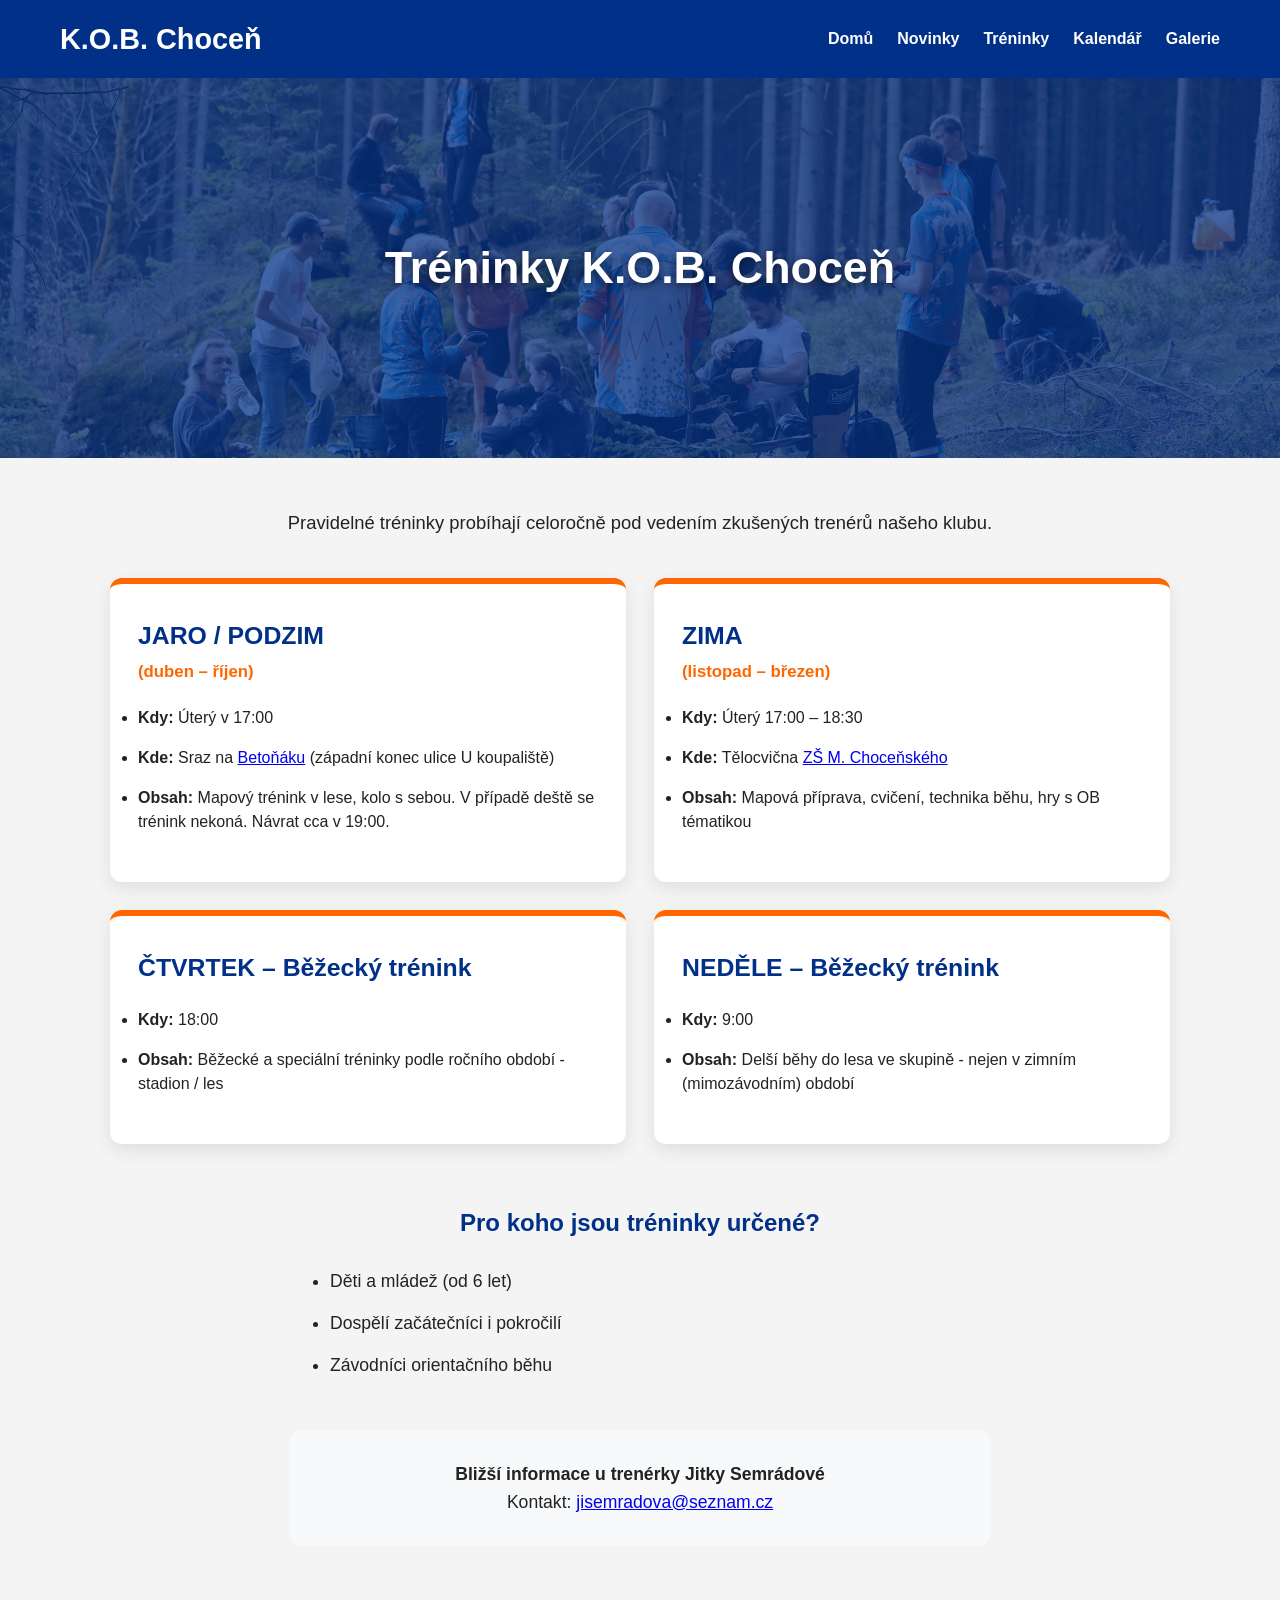
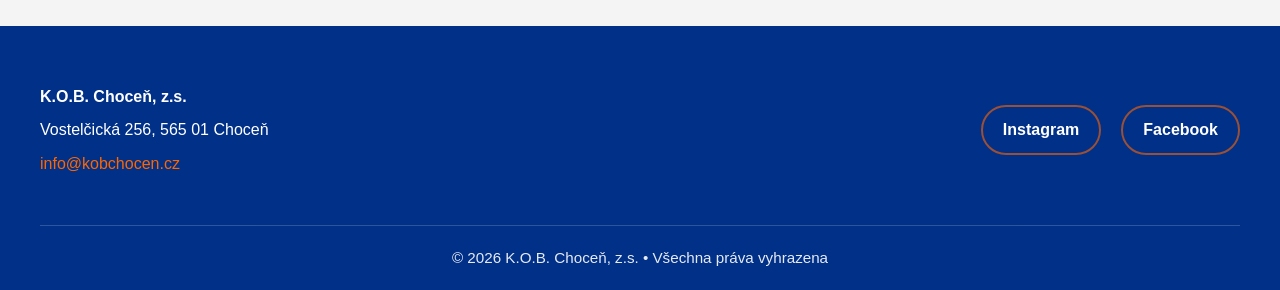
<file: treninky.html>
<!DOCTYPE html>
<html lang="cs">
<head>
    <meta charset="UTF-8">
    <meta name="viewport" content="width=device-width, initial-scale=1.0">
    <title>Tréninky - K.O.B. Choceň</title>

    <!-- FAVICON -->
    <link rel="icon" href="favicon.ico" type="image/x-icon">
    <link rel="icon" href="favicon.svg" type="image/svg+xml">
    <link rel="apple-touch-icon" href="apple-touch-icon.png">
    <link rel="manifest" href="site.webmanifest">
    
    <link rel="stylesheet" href="style.css">
</head>
<body>
    <header>
        <nav>
            <div class="logo">K.O.B. Choceň</div>
            <ul>
                <li><a href="index.html">Domů</a></li>
                <li><a href="news.html">Novinky</a></li>
                <li><a href="treninky.html">Tréninky</a></li>
                <li><a href="events.html">Kalendář</a></li>
                <li><a href="gallery.html">Galerie</a></li>
            </ul>
        </nav>
    </header>

    <!-- Úvodní fotka -->
    <section class="training-hero">
        <div class="training-hero-overlay">
            <h1>Tréninky K.O.B. Choceň</h1>
        </div>
    </section>

    <main class="page-content">
        <p class="intro-text">Pravidelné tréninky probíhají celoročně pod vedením zkušených trenérů našeho klubu.</p>

        <div class="training-grid">
            
            <div class="training-card">
                <h2>JARO / PODZIM <span class="season">(duben – říjen)</span></h2>
                <ul>
                    <li><strong>Kdy:</strong> Úterý v 17:00</li>
                    <li><strong>Kde:</strong> Sraz na <a href="https://mapy.cz/s/fokahazehe" target="_blank">Betoňáku</a> (západní konec ulice U koupaliště)</li>
                    <li><strong>Obsah:</strong> Mapový trénink v lese, kolo s sebou. V případě deště se trénink nekoná. Návrat cca v 19:00.</li>
                </ul>
            </div>

            <div class="training-card">
                <h2>ZIMA <span class="season">(listopad – březen)</span></h2>
                <ul>
                    <li><strong>Kdy:</strong> Úterý 17:00 – 18:30</li>
                    <li><strong>Kde:</strong> Tělocvična <a href="http://www.zschocho.cz/" target="_blank">ZŠ M. Choceňského</a></li>
                    <li><strong>Obsah:</strong> Mapová příprava, cvičení, technika běhu, hry s OB tématikou</li>
                </ul>
            </div>

            <div class="training-card">
                <h2>ČTVRTEK – Běžecký trénink</h2>
                <ul>
                    <li><strong>Kdy:</strong> 18:00</li>
                    <li><strong>Obsah:</strong> Běžecké a speciální tréninky podle ročního období - stadion / les</li>
                </ul>
            </div>

            <div class="training-card">
                <h2>NEDĚLE – Běžecký trénink</h2>
                <ul>
                    <li><strong>Kdy:</strong> 9:00</li>
                    <li><strong>Obsah:</strong> Delší běhy do lesa ve skupině - nejen v zimním (mimozávodním) období</li>
                </ul>
            </div>
        </div>

        <h2 class="who-for">Pro koho jsou tréninky určené?</h2>
        <ul class="who-list">
            <li>Děti a mládež (od 6 let)</li>
            <li>Dospělí začátečníci i pokročilí</li>
            <li>Závodníci orientačního běhu</li>
        </ul>

        <div class="trainer-box">
            <p><strong>Bližší informace u trenérky Jitky Semrádové</strong></p>
            <p>Kontakt: <a href="mailto:jisemradova@seznam.cz">jisemradova@seznam.cz</a></p>
        </div>
    </main>

    <footer>
        <div class="footer-content">
            <div class="footer-info">
                <p><strong>K.O.B. Choceň, z.s.</strong></p>
                <p>Vostelčická 256, 565 01 Choceň</p>
                <p><a href="mailto:info@kobchocen.cz">info@kobchocen.cz</a></p>
            </div>
            <div class="footer-social">
                <a href="https://www.instagram.com/kob.chocen/" target="_blank" class="social-link">Instagram</a>
                <a href="https://www.facebook.com/kobchocen" target="_blank" class="social-link">Facebook</a>
            </div>
        </div>
        <div class="footer-bottom">
            <p>&copy; 2026 K.O.B. Choceň, z.s. • Všechna práva vyhrazena</p>
        </div>
    </footer>

    <script src="script.js"></script>
</body>
</html>
</file>
<file: style.css>
:root {
    --primary: #003087;     /* Královská modrá */
    --accent: #FF6600;      /* Oranžová */
    --light: #f8f9fa;
    --dark: #222;
}

* {
    margin: 0;
    padding: 0;
    box-sizing: border-box;
}

body {
    font-family: 'Segoe UI', Arial, sans-serif;
    line-height: 1.6;
    color: var(--dark);
    background: #f4f4f4;
}

/* ==================== HEADER ==================== */
header {
    background: var(--primary);
    color: white;
    padding: 1rem 0;
    position: sticky;
    top: 0;
    z-index: 100;
}

nav {
    max-width: 1200px;
    margin: 0 auto;
    display: flex;
    align-items: center;
    justify-content: space-between;
    padding: 0 20px;
    flex-wrap: wrap;
}

.logo {
    font-size: 1.8rem;
    font-weight: bold;
    color: white;
}

nav ul {
    list-style: none;
    display: flex;
    gap: 1.5rem;
    flex-wrap: wrap;
}

nav a {
    color: white;
    text-decoration: none;
    font-weight: 600;
    transition: color 0.3s;
}

nav a:hover {
    color: var(--accent);
}

/* ==================== HERO (index) ==================== */
.hero {
    height: 85vh;
    min-height: 600px;
    background-size: cover;
    background-position: center;
    position: relative;
    display: flex;
    align-items: center;
    justify-content: center;
    text-align: center;
    color: white;
}

.hero-overlay {
    background: rgba(0, 48, 135, 0.65);
    padding: 3rem 2rem;
    border-radius: 12px;
    max-width: 800px;
}

.hero h1 {
    font-size: 3.5rem;
    margin-bottom: 1rem;
}

.hero p {
    font-size: 1.4rem;
    margin-bottom: 2rem;
}

.btn {
    background: var(--accent);
    color: white;
    padding: 14px 32px;
    border-radius: 50px;
    text-decoration: none;
    font-weight: bold;
    display: inline-block;
    transition: all 0.3s;
}

.btn:hover {
    background: #e55a00;
    transform: translateY(-3px);
}

/* ==================== COMMON ==================== */
.page-content {
    max-width: 1100px;
    margin: 40px auto;
    padding: 0 20px;
}

.section-title {
    text-align: center;
    color: var(--primary);
    margin-bottom: 40px;
}

.intro-text {
    font-size: 1.15rem;
    margin-bottom: 40px;
    text-align: center;
    font-weight: 500;
}

.btn-small {
    background: var(--primary);
    color: white;
    padding: 10px 20px;
    border-radius: 30px;
    text-decoration: none;
    font-size: 0.95rem;
    display: inline-block;
}

.btn-small:hover {
    background: #e55a00;
}

/* ==================== SPONZOŘI A GRANTY ==================== */
.infobox {
    max-width: 1200px;
    margin: 40px auto;
    padding: 0 20px;
}

.infobox h2 {
    color: var(--primary);
    text-align: center;
    margin-bottom: 25px;
    font-size: 2rem;
}

.sponsors-grid {
    display: flex;
    flex-wrap: wrap;
    gap: 30px;
    justify-content: center;
}

.sponsors-grid img {
    height: 65px;
    width: auto;
    transition: transform 0.3s;
}

.sponsors-grid a:hover img {
    transform: scale(1.08);
}

.grants-grid, .races-grid {
    display: grid;
    grid-template-columns: repeat(auto-fit, minmax(300px, 1fr));
    gap: 25px;
}

.grant-item, .race-item {
    background: white;
    padding: 25px;
    border-radius: 12px;
    box-shadow: 0 5px 15px rgba(0,0,0,0.08);
    text-align: center;
}

/* === GRANTY A DOTACE - MOBILNÍ OPTIMALIZACE === */
.pk-logo, .nsa-logo {
    max-width: 100%;           /* důležité omezení */
    height: auto;
    max-height: 85px;          /* hlavní omezení výšky */
    width: auto;
    margin-bottom: 18px;
    display: block;
    margin-left: auto;
    margin-right: auto;
}

/* Rozbalovací text dotace NSA */
.nsa-more { margin-top: 10px; }
.nsa-more summary { cursor: pointer; color: #003087; font-weight: bold; font-size: 0.9em; list-style: none; }
.nsa-more summary::-webkit-details-marker { display: none; }
.nsa-more[open] summary { display: none; }

/* Speciální úprava pro Pardubický kraj (logo je trochu širší) */
.pk-grant .pk-logo {
    max-height: 78px;
}

/* Extra ochrana pro velmi úzké telefony */
@media (max-width: 480px) {
    .pk-logo, .nsa-logo {
        max-height: 65px;      /* ještě menší na malých mobilech */
    }
    
    .grant-item {
        padding: 22px 18px;
    }
}

/* ==================== NOVINKY ==================== */
.home-news {
    max-width: 1200px;
    margin: 50px auto;
    padding: 0 20px;
}

.news-grid {
    display: grid;
    grid-template-columns: repeat(auto-fit, minmax(320px, 1fr));
    gap: 25px;
}

.news-card {
    background: white;
    border-radius: 12px;
    overflow: hidden;
    box-shadow: 0 5px 15px rgba(0,0,0,0.08);
}

.news-card img {
    width: 100%;
    height: 200px;
    object-fit: cover;
}

.news-card .content {
    padding: 20px;
}

.news-card .date {
    color: var(--accent);
    font-size: 0.95rem;
}

/* Plnohodnotné novinky */
.full-news {
    background: white;
    margin-bottom: 50px;
    border-radius: 12px;
    overflow: hidden;
    box-shadow: 0 5px 15px rgba(0,0,0,0.08);
}

.news-full-image {
    width: 100%;
    height: 420px;
    object-fit: cover;
}

.news-text {
    padding: 30px;
}

.news-text .date {
    color: #FF6600;
    font-size: 1.05rem;
    margin-bottom: 8px;
}

.news-text h2 {
    color: #003087;
    margin-bottom: 20px;
    font-size: 1.8rem;
}

.news-text p {
    margin-bottom: 18px;
    font-size: 1.05rem;
    line-height: 1.7;
}

/* ==================== NOVINKY HERO ==================== */
.news-hero {
    height: 380px;
    background: linear-gradient(rgba(0, 48, 135, 0.75), rgba(0, 48, 135, 0.75)),
                url('images/news-hero.jpg') center/cover no-repeat;
    display: flex;
    align-items: center;
    justify-content: center;
    text-align: center;
    color: white;
    margin-bottom: 50px;
}

.news-hero-overlay h1 {
    font-size: 2.8rem;
    text-shadow: 0 3px 10px rgba(0,0,0,0.6);
}

.news-hero-overlay p {
    font-size: 1.3rem;
    margin-top: 10px;
}

/* ==================== FOOTER ==================== */
footer {
    background: #003087;
    color: white;
    padding: 50px 20px 20px;
    margin-top: 80px;
}

.footer-content {
    max-width: 1200px;
    margin: 0 auto;
    display: flex;
    justify-content: space-between;
    align-items: center;
    flex-wrap: wrap;
    gap: 30px;
}

.footer-info p {
    margin: 8px 0;
}

.footer-info a {
    color: #FF6600;
    text-decoration: none;
}

.footer-info a:hover {
    text-decoration: underline;
}

.footer-social {
    display: flex;
    gap: 20px;
}

.social-link {
    color: white;
    text-decoration: none;
    font-weight: 600;
    padding: 10px 20px;
    border: 2px solid rgba(255, 102, 0, 0.6);
    border-radius: 50px;
    transition: all 0.3s;
}

.social-link:hover {
    background: #FF6600;
    border-color: #FF6600;
    color: white;
}

.footer-bottom {
    max-width: 1200px;
    margin: 40px auto 0;
    padding-top: 20px;
    border-top: 1px solid rgba(255,255,255,0.2);
    text-align: center;
    font-size: 0.95rem;
    opacity: 0.9;
}

/* ==================== TRÉNINKY ==================== */
.training-hero {
    height: 380px;
    background: linear-gradient(rgba(0, 48, 135, 0.75), rgba(0, 48, 135, 0.75)),
                url('images/treninky-hero.jpg') center/cover no-repeat;
    display: flex;
    align-items: center;
    justify-content: center;
    text-align: center;
    color: white;
    margin-bottom: 50px;
}

.training-hero-overlay h1 {
    font-size: 2.8rem;
    text-shadow: 0 3px 10px rgba(0,0,0,0.6);
}

.training-grid {
    display: grid;
    grid-template-columns: repeat(auto-fit, minmax(340px, 1fr));
    gap: 28px;
    margin-bottom: 60px;
}

.training-card {
    background: white;
    padding: 32px 28px;
    border-radius: 12px;
    box-shadow: 0 6px 18px rgba(0,0,0,0.09);
    border-top: 6px solid #FF6600;
}

.training-card h2 {
    color: #003087;
    margin-bottom: 20px;
    font-size: 1.55rem;
}

.season {
    display: block;
    font-size: 1.05rem;
    color: #FF6600;
    margin-top: 4px;
}

.training-card ul li {
    margin-bottom: 16px;
    line-height: 1.5;
}

.who-for {
    text-align: center;
    color: #003087;
    margin: 50px 0 25px;
}

.who-list {
    max-width: 620px;
    margin: 0 auto 50px;
    font-size: 1.1rem;
}

.who-list li {
    margin: 14px 0;
}

.trainer-box {
    background: #f8f9fa;
    padding: 30px;
    border-radius: 12px;
    text-align: center;
    font-size: 1.1rem;
    max-width: 700px;
    margin: 0 auto;
}

/* ==================== KALENDÁŘ ==================== */
.events-hero {
    height: 380px;
    background: linear-gradient(rgba(0, 48, 135, 0.75), rgba(0, 48, 135, 0.75)),
                url('images/events-hero.jpg') center/cover no-repeat;
    display: flex;
    align-items: center;
    justify-content: center;
    text-align: center;
    color: white;
    margin-bottom: 50px;
}

.events-hero-overlay h1 {
    font-size: 2.8rem;
    text-shadow: 0 3px 10px rgba(0,0,0,0.6);
}

.events-hero-overlay p {
    font-size: 1.3rem;
    margin-top: 10px;
}

.events-table-container {
    max-width: 1100px;
    margin: 0 auto;
    overflow-x: auto;
}

.events-table {
    width: 100%;
    border-collapse: collapse;
    background: white;
    border-radius: 12px;
    overflow: hidden;
    box-shadow: 0 6px 18px rgba(0,0,0,0.08);
}

.events-table th {
    background: #003087;
    color: white;
    padding: 18px 15px;
    text-align: left;
    font-weight: 600;
}

.events-table td {
    padding: 18px 15px;
    border-bottom: 1px solid #eee;
}

.events-table tr:last-child td {
    border-bottom: none;
}

.note {
    background: #f8f9fa;
    padding: 25px;
    border-radius: 12px;
    margin-top: 50px;
    font-size: 1.02rem;
    text-align: center;
    max-width: 900px;
    margin-left: auto;
    margin-right: auto;
}

/* ==================== GALERIE ==================== */
.gallery-hero {
    height: 380px;
    background: linear-gradient(rgba(0, 48, 135, 0.75), rgba(0, 48, 135, 0.75)),
                url('images/gallery-hero.jpg') center/cover no-repeat;
    display: flex;
    align-items: center;
    justify-content: center;
    text-align: center;
    color: white;
    margin-bottom: 50px;
}

.gallery-hero-overlay h1 {
    font-size: 2.8rem;
    text-shadow: 0 3px 10px rgba(0,0,0,0.6);
}

.gallery-hero-overlay p {
    font-size: 1.3rem;
    margin-top: 10px;
}

.gallery-grid {
    display: grid;
    grid-template-columns: repeat(auto-fit, minmax(300px, 1fr));
    gap: 25px;
    max-width: 1200px;
    margin: 0 auto;
}

.gallery-item {
    background: white;
    border-radius: 12px;
    overflow: hidden;
    box-shadow: 0 5px 15px rgba(0,0,0,0.1);
}

.gallery-item img {
    width: 100%;
    height: 240px;
    object-fit: cover;
    cursor: pointer;
    transition: transform 0.3s;
}

.gallery-item img:hover {
    transform: scale(1.03);
}

.gallery-item-info {
    padding: 15px 18px 20px;
    text-align: center;
}

.gallery-item-info h3 {
    margin: 0 0 12px 0;
    color: #003087;
    font-size: 1.15rem;
}

.album-link {
    color: #FF6600;
    text-decoration: none;
    font-weight: 600;
    font-size: 0.98rem;
}

.album-link:hover {
    text-decoration: underline;
}

/* ==================== MODAL ==================== */
.modal {
    display: none;
    position: fixed;
    z-index: 1000;
    padding-top: 60px;
    left: 0;
    top: 0;
    width: 100%;
    height: 100%;
    background-color: rgba(0,0,0,0.92);
}

.modal-content {
    margin: auto;
    display: block;
    max-width: 90%;
    max-height: 85vh;
    border-radius: 12px;
}

.close {
    position: absolute;
    top: 30px;
    right: 35px;
    color: #f1f1f1;
    font-size: 50px;
    font-weight: bold;
    cursor: pointer;
    transition: 0.3s;
}

.close:hover {
    color: #FF6600;
}

/* ==================== RESPONSIVITA ==================== */
@media (max-width: 768px) {
    .footer-content {
        flex-direction: column;
        text-align: center;
    }
    
    .footer-social {
        margin-top: 20px;
    }
    
    .hero h1 {
        font-size: 2.6rem;
    }
}
</file>
